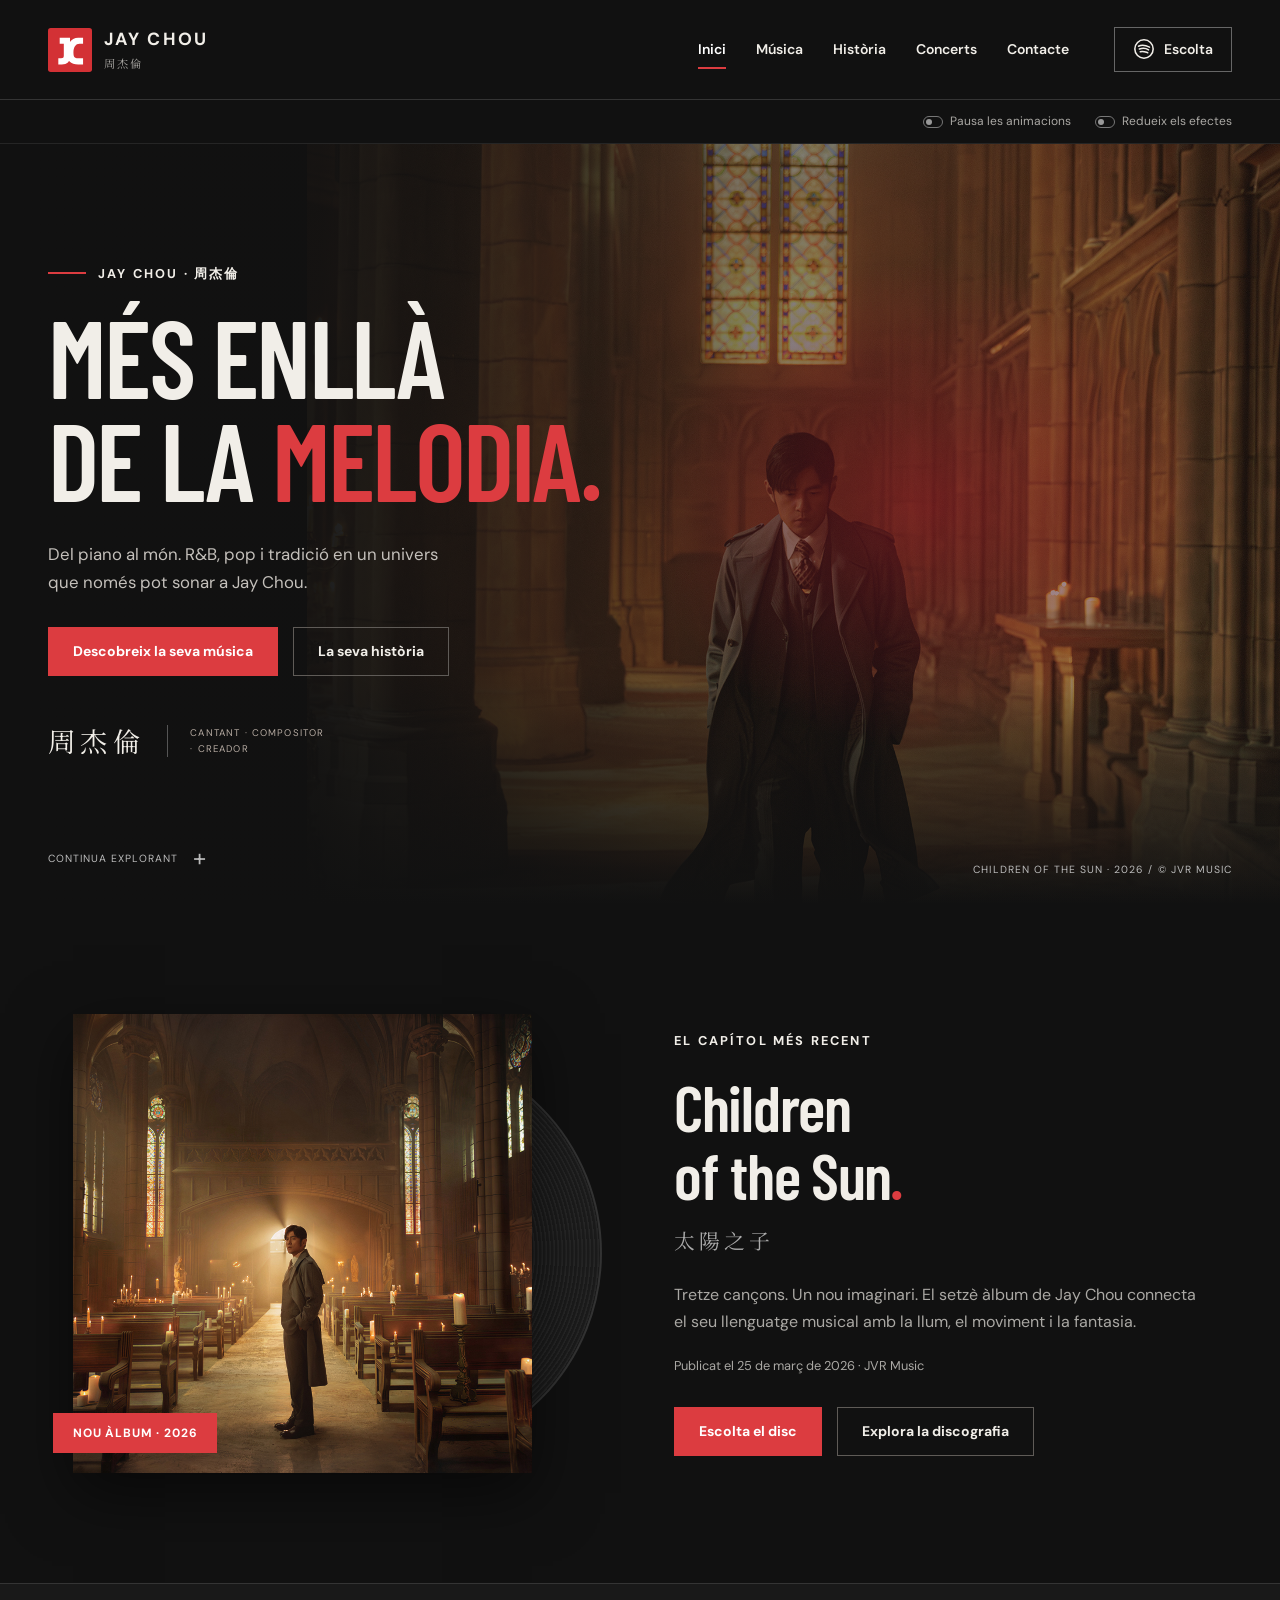
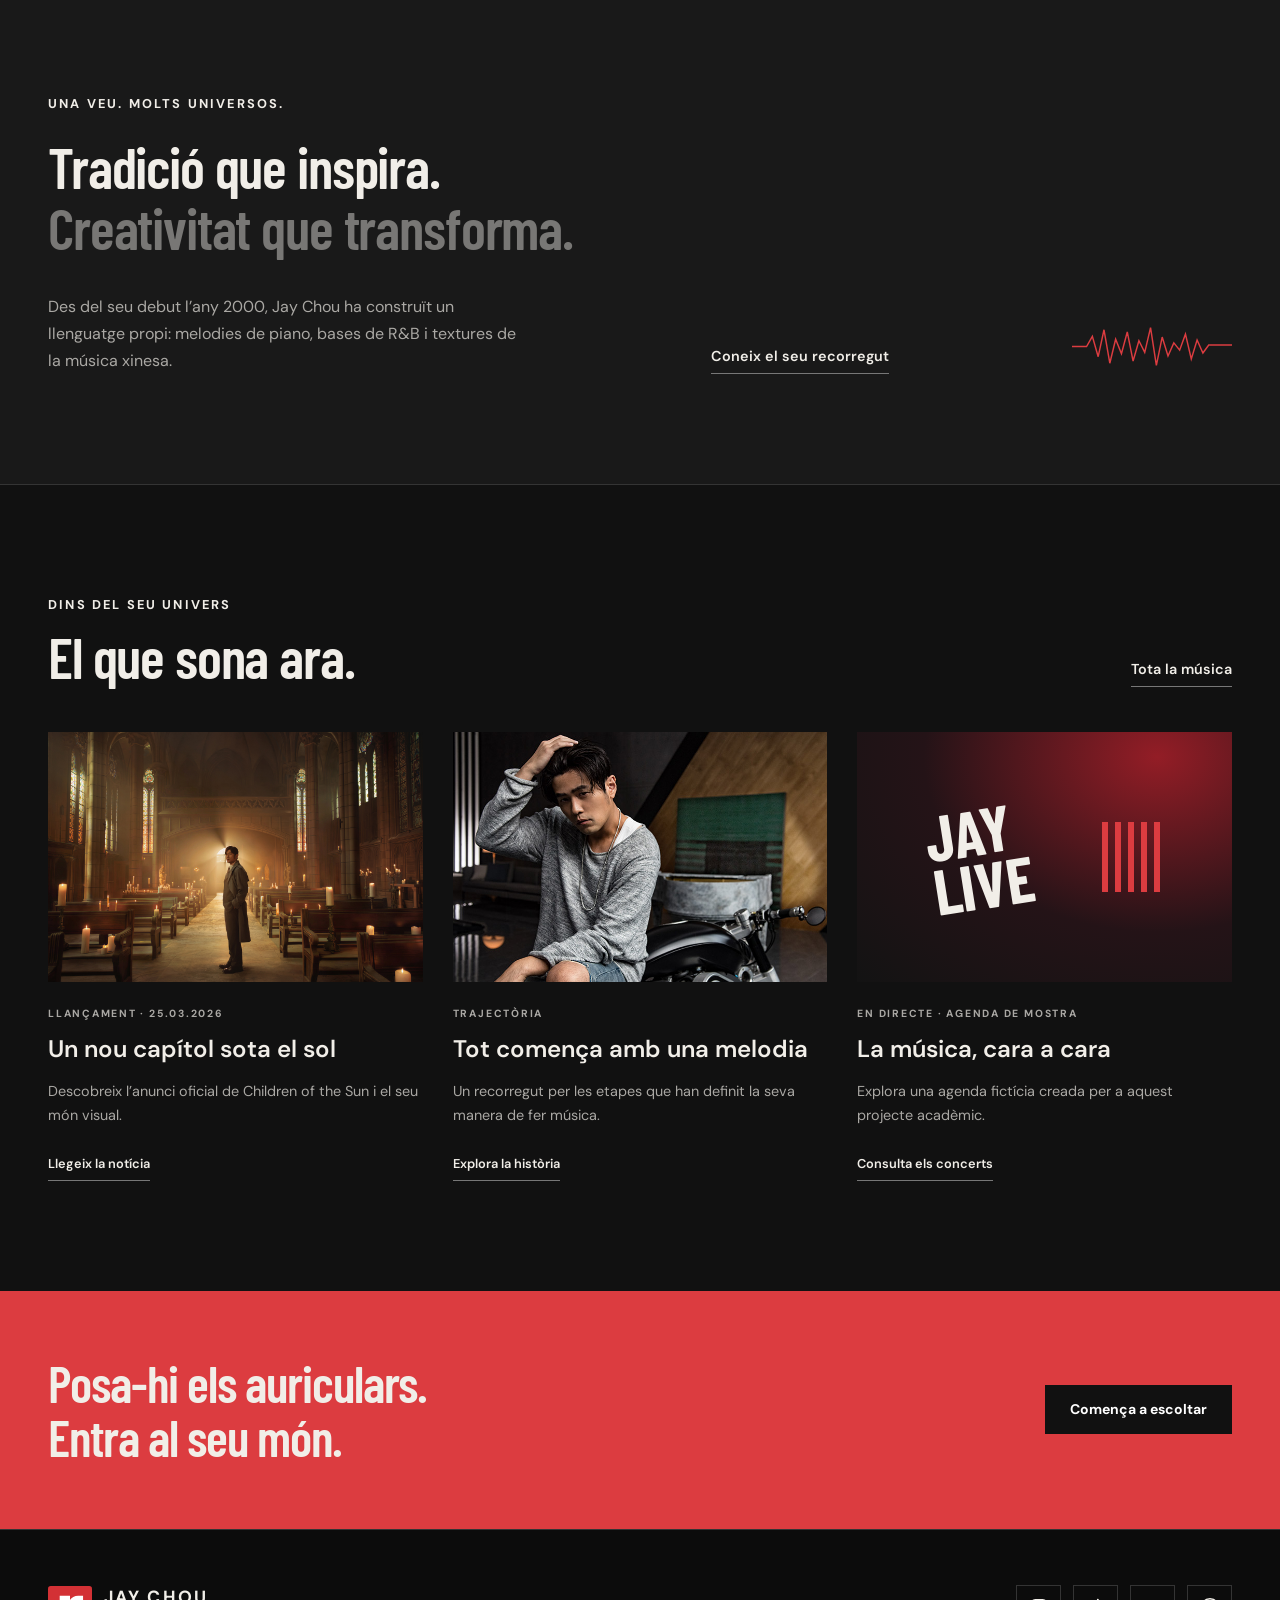
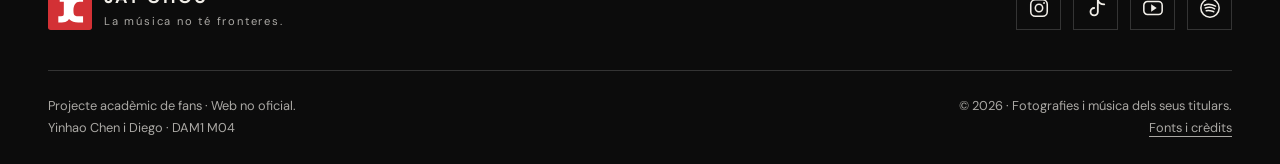
<file: index.html>
<!DOCTYPE html>
<html lang="ca">
<head>
<meta charset="UTF-8">
<meta name="viewport" content="width=device-width, initial-scale=1">
<meta name="description" content="Descobreix inici de Jay Chou: música, història i univers creatiu en català.">
<meta name="theme-color" content="#111111">
<title>Inici · Jay Chou</title>
<link rel="icon" type="image/svg+xml" href="imatges/marca.svg">
<link rel="preconnect" href="https://fonts.googleapis.com">
<link rel="preconnect" href="https://fonts.gstatic.com" crossorigin>
<link href="https://fonts.googleapis.com/css2?family=Barlow+Condensed:wght@500;600;700;800&family=DM+Sans:wght@400;500;600;700&family=Noto+Serif+TC:wght@500;700&display=swap" rel="stylesheet">
<link rel="stylesheet" href="css/base.css?v=1">
<link rel="stylesheet" href="css/pagines.css?v=1">
</head>
<body>
<a class="skip-link" href="#contingut">Salta al contingut</a>
<div class="scroll-progress" aria-hidden="true">
</div>
<header class="site-header">
<a class="brand" href="index.html" aria-label="Jay Chou, inici">
<img src="imatges/marca.svg" width="44" height="44" alt="">
<span>JAY CHOU<small lang="zh-Hant">周杰倫</small>
</span>
</a>
<input class="menu-check visually-hidden" type="checkbox" id="menu-toggle">
<label class="menu-button" for="menu-toggle">
<span class="hamburger" aria-hidden="true">
</span>
<span>Menú</span>
</label>
<nav class="main-nav" aria-label="Navegació principal">
<a href="index.html" aria-current="page">Inici</a>
<a href="musica.html">Música</a>
<a href="historia.html">Història</a>
<a href="concerts.html">Concerts</a>
<a href="contacte.html">Contacte</a>
<a class="nav-listen" href="https://open.spotify.com/artist/2elBjNSdBE2Y3f0j1mjrql" target="_blank" rel="noopener noreferrer">
<svg aria-hidden="true" class="icon">
<use href="imatges/icones.svg#spotify">
</use>
</svg> Escolta</a>
</nav>
</header>
<main id="contingut">
<input type="checkbox" id="pausa" class="motion-pause effect-input">
<input type="checkbox" id="ambient" class="visual-reduce effect-input">
<div class="visual-controls">
<label for="pausa">
<span class="toggle-dot" aria-hidden="true">
</span>Pausa les animacions</label>
<label for="ambient">
<span class="toggle-dot" aria-hidden="true">
</span>Redueix els efectes</label>
</div>
<section class="hero">
<img class="hero-photo" src="imatges/jay-estudi.jpg" alt="Jay Chou en una fotografia promocional de Children of the Sun" width="1800" height="1200" fetchpriority="high">
<div class="hero-glow animated" aria-hidden="true">
</div>
<div class="hero-content wrap">
<p class="eyebrow">
<span class="red-line">
</span> JAY CHOU · 周杰倫</p>
<h1>Més enllà<br>de la <em>melodia.</em>
</h1>
<p>Del piano al món. R&B, pop i tradició en un univers que només pot sonar a Jay Chou.</p>
<div class="button-row">
<a class="button" href="musica.html">Descobreix la seva música</a>
<a class="button button-outline" href="historia.html">La seva història</a>
</div>
<div class="hero-signature">
<span lang="zh-Hant">周杰倫</span>
<small>CANTANT · COMPOSITOR · CREADOR</small>
</div>
</div>
<a class="hero-scroll" href="#nou-disc">Continua explorant <span aria-hidden="true">+</span>
</a>
<span class="hero-caption">CHILDREN OF THE SUN · 2026 / © JVR MUSIC</span>
</section>
<section class="album-feature wrap section-space reveal" id="nou-disc">
<div class="feature-art">
<img src="imatges/children-of-the-sun.jpg" alt="Portada de Children of the Sun: Jay Chou en un escenari d’inspiració gòtica" width="700" height="700" loading="lazy">
<div class="vinyl animated" aria-hidden="true">
<span>JAY<br>CHOU</span>
</div>
<span class="release-label">NOU ÀLBUM · 2026</span>
</div>
<div class="feature-copy">
<p class="eyebrow">El capítol més recent</p>
<h2>Children<br>of the Sun<span class="red-text">.</span>
</h2>
<p class="chinese-subtitle" lang="zh-Hant">太陽之子</p>
<p>Tretze cançons. Un nou imaginari. El setzè àlbum de Jay Chou connecta el seu llenguatge musical amb la llum, el moviment i la fantasia.</p>
<p class="muted">Publicat el 25 de març de 2026 · JVR Music</p>
<div class="button-row">
<a class="button" href="musica.html#reproductor">Escolta el disc</a>
<a class="button button-outline" href="musica.html">Explora la discografia</a>
</div>
</div>
</section>
<section class="statement section-space">
<div class="wrap">
<p class="eyebrow">Una veu. Molts universos.</p>
<h2>Tradició que inspira.<br>
<span>Creativitat que transforma.</span>
</h2>
<div class="statement-bottom">
<p>Des del seu debut l’any 2000, Jay Chou ha construït un llenguatge propi: melodies de piano, bases de R&B i textures de la música xinesa.</p>
<a class="text-link" href="historia.html">Coneix el seu recorregut</a>
<svg class="sound-wave animated" viewBox="0 0 220 60" role="img" aria-label="Ona sonora animada">
<path d="M0 30H20L28 16L36 44L44 7L52 53L60 20L68 40L76 10L84 50L92 22L100 38L108 4L116 56L124 17L132 43L140 25L148 35L156 13L164 47L172 21L180 39L188 28H220"/>
</svg>
</div>
</div>
</section>
<section class="wrap section-space">
<div class="section-heading">
<div>
<p class="eyebrow">Dins del seu univers</p>
<h2>El que sona ara.</h2>
</div>
<a class="text-link" href="musica.html">Tota la música</a>
</div>
<div class="news-list">
<article class="news-card reveal">
<a href="https://www.jvrmusic.com/news/detail/2037135921681403904" target="_blank" rel="noopener noreferrer">
<img src="imatges/children-of-the-sun.jpg" alt="Children of the Sun, nou àlbum de Jay Chou" width="600" height="600" loading="lazy">
<div>
<p class="eyebrow">LLANÇAMENT · 25.03.2026</p>
<h3>Un nou capítol sota el sol</h3>
<p>Descobreix l’anunci oficial de Children of the Sun i el seu món visual.</p>
<span class="text-link">Llegeix la notícia</span>
</div>
</a>
</article>
<article class="news-card reveal">
<a href="historia.html">
<img src="imatges/jay-retrat.jpg" alt="Jay Chou en una imatge de la seva trajectòria discogràfica" width="600" height="600" loading="lazy">
<div>
<p class="eyebrow">TRAJECTÒRIA</p>
<h3>Tot comença amb una melodia</h3>
<p>Un recorregut per les etapes que han definit la seva manera de fer música.</p>
<span class="text-link">Explora la història</span>
</div>
</a>
</article>
<article class="news-card reveal">
<a href="concerts.html">
<div class="concert-art" aria-hidden="true">
<span>JAY<br>LIVE</span>
<div class="equalizer animated">
<i>
</i>
<i>
</i>
<i>
</i>
<i>
</i>
<i>
</i>
</div>
</div>
<div>
<p class="eyebrow">EN DIRECTE · AGENDA DE MOSTRA</p>
<h3>La música, cara a cara</h3>
<p>Explora una agenda fictícia creada per a aquest projecte acadèmic.</p>
<span class="text-link">Consulta els concerts</span>
</div>
</a>
</article>
</div>
</section>
<section class="cta-band">
<div class="wrap">
<h2>Posa-hi els auriculars.<br>Entra al seu món.</h2>
<a class="button" href="musica.html">Comença a escoltar</a>
</div>
</section>
</main>
<footer class="site-footer">
<div class="footer-top">
<a class="brand" href="index.html">
<img src="imatges/marca.svg" width="44" height="44" alt="">
<span>JAY CHOU<small>La música no té fronteres.</small>
</span>
</a>
<div class="socials" aria-label="Xarxes socials">
<a href="https://www.instagram.com/jaychou/" aria-label="Instagram" title="Instagram" target="_blank" rel="noopener noreferrer">
<svg aria-hidden="true" class="icon">
<use href="imatges/icones.svg#instagram">
</use>
</svg>
</a>
<a href="https://www.tiktok.com/search?q=Jay%20Chou" aria-label="TikTok · cerca de Jay Chou" title="TikTok · cerca de Jay Chou" target="_blank" rel="noopener noreferrer">
<svg aria-hidden="true" class="icon">
<use href="imatges/icones.svg#tiktok">
</use>
</svg>
</a>
<a href="https://www.youtube.com/user/JayChouHD" aria-label="YouTube" title="YouTube" target="_blank" rel="noopener noreferrer">
<svg aria-hidden="true" class="icon">
<use href="imatges/icones.svg#youtube">
</use>
</svg>
</a>
<a href="https://open.spotify.com/artist/2elBjNSdBE2Y3f0j1mjrql" aria-label="Spotify" title="Spotify" target="_blank" rel="noopener noreferrer">
<svg aria-hidden="true" class="icon">
<use href="imatges/icones.svg#spotify">
</use>
</svg>
</a>
</div>
</div>
<div class="footer-bottom">
<p>Projecte acadèmic de fans · Web no oficial.<br>Yinhao Chen i Diego · DAM1 M04</p>
<p class="copyright">© 2026 · Fotografies i música dels seus titulars.<br>
<a href="docs/fonts.html">Fonts i crèdits</a>
</p>
</div>
</footer>
</body>
</html>
</file>
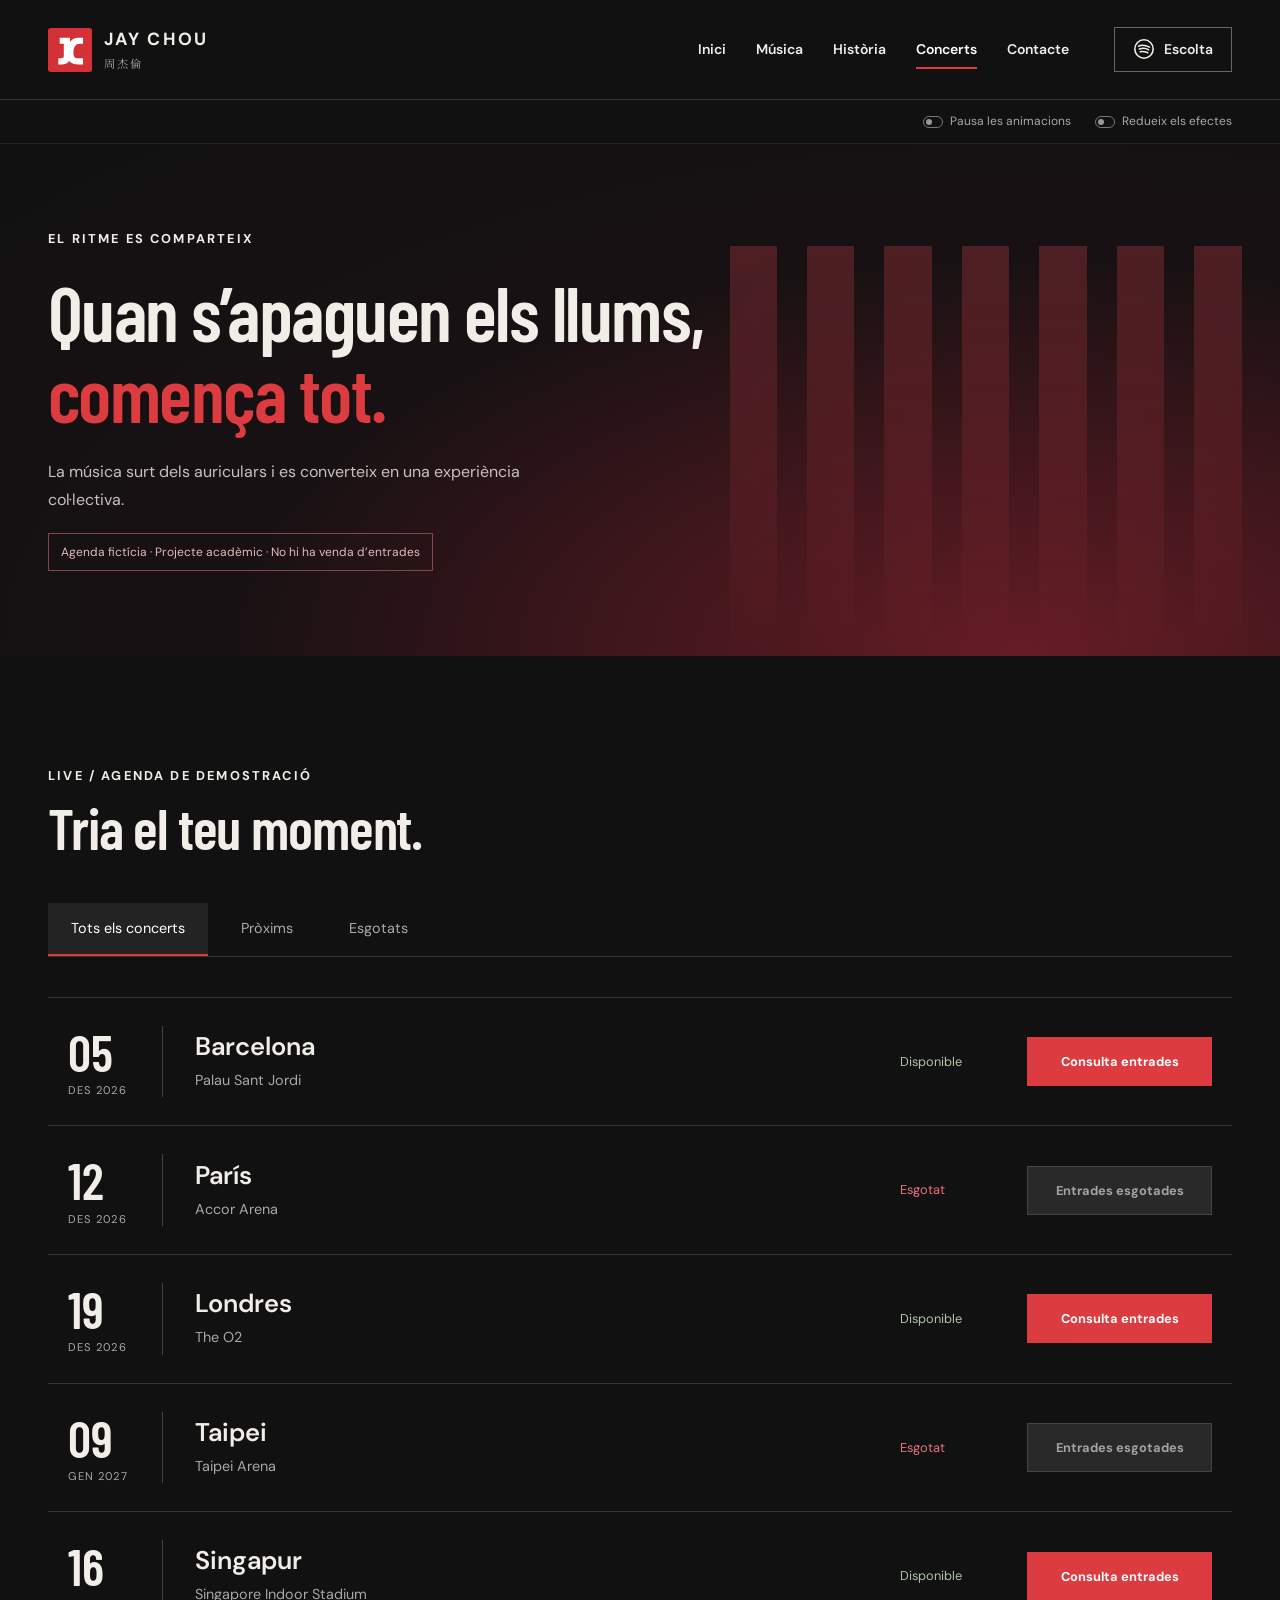
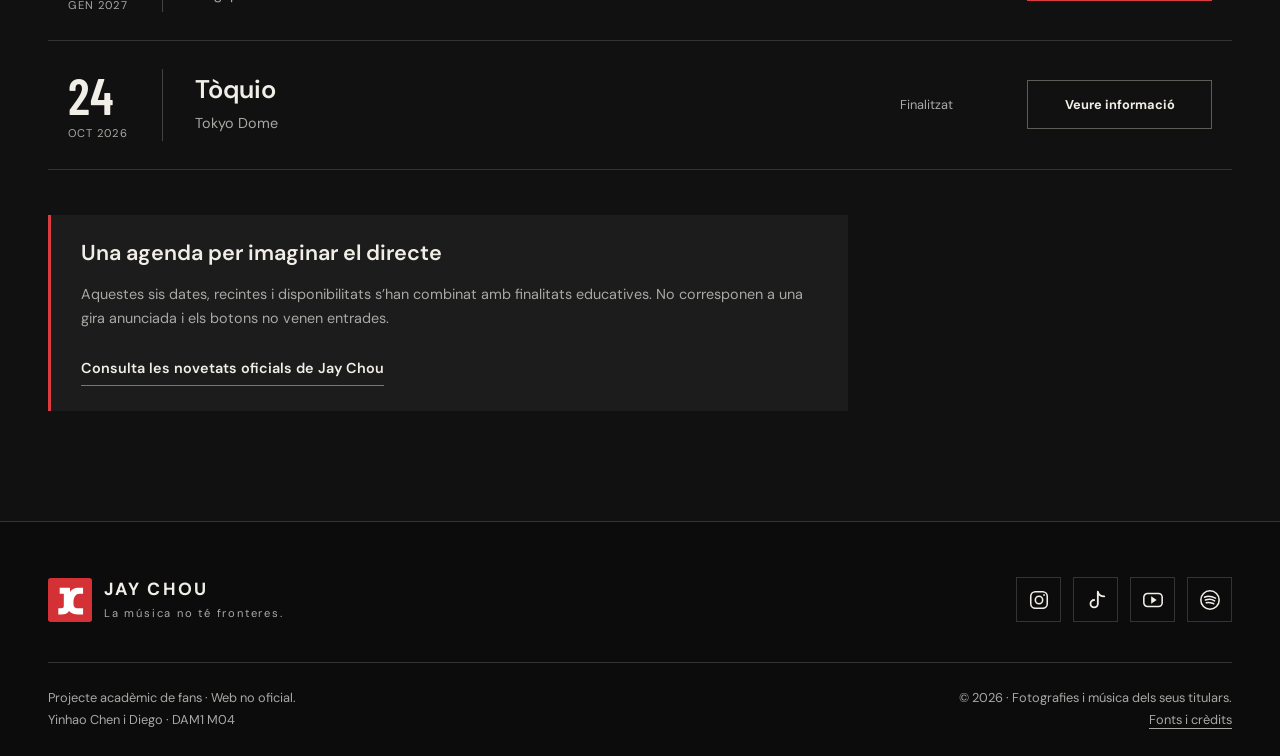
<file: concerts.html>
<!DOCTYPE html>
<html lang="ca">
<head>
<meta charset="UTF-8">
<meta name="viewport" content="width=device-width, initial-scale=1">
<meta name="description" content="Descobreix concerts de Jay Chou: música, història i univers creatiu en català.">
<meta name="theme-color" content="#111111">
<title>Concerts · Jay Chou</title>
<link rel="icon" type="image/svg+xml" href="imatges/marca.svg">
<link rel="preconnect" href="https://fonts.googleapis.com">
<link rel="preconnect" href="https://fonts.gstatic.com" crossorigin>
<link href="https://fonts.googleapis.com/css2?family=Barlow+Condensed:wght@500;600;700;800&family=DM+Sans:wght@400;500;600;700&family=Noto+Serif+TC:wght@500;700&display=swap" rel="stylesheet">
<link rel="stylesheet" href="css/base.css?v=1">
<link rel="stylesheet" href="css/pagines.css?v=1">
</head>
<body>
<a class="skip-link" href="#contingut">Salta al contingut</a>
<div class="scroll-progress" aria-hidden="true">
</div>
<header class="site-header">
<a class="brand" href="index.html" aria-label="Jay Chou, inici">
<img src="imatges/marca.svg" width="44" height="44" alt="">
<span>JAY CHOU<small lang="zh-Hant">周杰倫</small>
</span>
</a>
<input class="menu-check visually-hidden" type="checkbox" id="menu-toggle">
<label class="menu-button" for="menu-toggle">
<span class="hamburger" aria-hidden="true">
</span>
<span>Menú</span>
</label>
<nav class="main-nav" aria-label="Navegació principal">
<a href="index.html">Inici</a>
<a href="musica.html">Música</a>
<a href="historia.html">Història</a>
<a href="concerts.html" aria-current="page">Concerts</a>
<a href="contacte.html">Contacte</a>
<a class="nav-listen" href="https://open.spotify.com/artist/2elBjNSdBE2Y3f0j1mjrql" target="_blank" rel="noopener noreferrer">
<svg aria-hidden="true" class="icon">
<use href="imatges/icones.svg#spotify">
</use>
</svg> Escolta</a>
</nav>
</header>
<main id="contingut">
<input type="checkbox" id="pausa" class="motion-pause effect-input">
<input type="checkbox" id="ambient" class="visual-reduce effect-input">
<div class="visual-controls">
<label for="pausa">
<span class="toggle-dot" aria-hidden="true">
</span>Pausa les animacions</label>
<label for="ambient">
<span class="toggle-dot" aria-hidden="true">
</span>Redueix els efectes</label>
</div>
<section class="concert-hero">
<div class="wrap">
<p class="eyebrow">El ritme es comparteix</p>
<h1>Quan s’apaguen els llums,<br>
<em>comença tot.</em>
</h1>
<p>La música surt dels auriculars i es converteix en una experiència col·lectiva.</p>
<span class="demo-notice">Agenda fictícia · Projecte acadèmic · No hi ha venda d’entrades</span>
</div>
<div class="stage-bars animated" aria-hidden="true">
<span>
</span>
<span>
</span>
<span>
</span>
<span>
</span>
<span>
</span>
<span>
</span>
<span>
</span>
</div>
</section>
<section class="wrap section-space concert-section">
<div class="section-heading">
<div>
<p class="eyebrow">Live / Agenda de demostració</p>
<h2>Tria el teu moment.</h2>
</div>
</div>
<input class="visually-hidden" type="radio" name="concerts" id="filter-all" checked>
<input class="visually-hidden" type="radio" name="concerts" id="filter-next">
<input class="visually-hidden" type="radio" name="concerts" id="filter-sold">
<div class="concert-filters">
<label for="filter-all">Tots els concerts</label>
<label for="filter-next">Pròxims</label>
<label for="filter-sold">Esgotats</label>
</div>
<div class="concert-list">
<article class="concert-row disponible">
<time datetime="2026-12-05" class="concert-date">
<strong>05</strong>
<span>DES 2026</span>
</time>
<div class="concert-location">
<h3>Barcelona</h3>
<p>Palau Sant Jordi</p>
</div>
<span class="ticket-status">Disponible</span>
<a class="button" href="#informacio-entrades">Consulta entrades</a>
</article>
<article class="concert-row esgotat">
<time datetime="2026-12-12" class="concert-date">
<strong>12</strong>
<span>DES 2026</span>
</time>
<div class="concert-location">
<h3>París</h3>
<p>Accor Arena</p>
</div>
<span class="ticket-status">Esgotat</span>
<span class="button ticket-disabled" aria-disabled="true">Entrades esgotades</span>
</article>
<article class="concert-row disponible">
<time datetime="2026-12-19" class="concert-date">
<strong>19</strong>
<span>DES 2026</span>
</time>
<div class="concert-location">
<h3>Londres</h3>
<p>The O2</p>
</div>
<span class="ticket-status">Disponible</span>
<a class="button" href="#informacio-entrades">Consulta entrades</a>
</article>
<article class="concert-row esgotat">
<time datetime="2027-01-09" class="concert-date">
<strong>09</strong>
<span>GEN 2027</span>
</time>
<div class="concert-location">
<h3>Taipei</h3>
<p>Taipei Arena</p>
</div>
<span class="ticket-status">Esgotat</span>
<span class="button ticket-disabled" aria-disabled="true">Entrades esgotades</span>
</article>
<article class="concert-row disponible">
<time datetime="2027-01-16" class="concert-date">
<strong>16</strong>
<span>GEN 2027</span>
</time>
<div class="concert-location">
<h3>Singapur</h3>
<p>Singapore Indoor Stadium</p>
</div>
<span class="ticket-status">Disponible</span>
<a class="button" href="#informacio-entrades">Consulta entrades</a>
</article>
<article class="concert-row passat">
<time datetime="2026-10-24" class="concert-date">
<strong>24</strong>
<span>OCT 2026</span>
</time>
<div class="concert-location">
<h3>Tòquio</h3>
<p>Tokyo Dome</p>
</div>
<span class="ticket-status">Finalitzat</span>
<a class="button button-outline" href="#informacio-entrades">Veure informació</a>
</article>
</div>
<aside class="ticket-info" id="informacio-entrades">
<h3>Una agenda per imaginar el directe</h3>
<p>Aquestes sis dates, recintes i disponibilitats s’han combinat amb finalitats educatives. No corresponen a una gira anunciada i els botons no venen entrades.</p>
<a class="text-link" href="https://www.jvrmusic.com/artist/profile/1150822038412333056" target="_blank" rel="noopener noreferrer">Consulta les novetats oficials de Jay Chou</a>
</aside>
</section>
</main>
<footer class="site-footer">
<div class="footer-top">
<a class="brand" href="index.html">
<img src="imatges/marca.svg" width="44" height="44" alt="">
<span>JAY CHOU<small>La música no té fronteres.</small>
</span>
</a>
<div class="socials" aria-label="Xarxes socials">
<a href="https://www.instagram.com/jaychou/" aria-label="Instagram" title="Instagram" target="_blank" rel="noopener noreferrer">
<svg aria-hidden="true" class="icon">
<use href="imatges/icones.svg#instagram">
</use>
</svg>
</a>
<a href="https://www.tiktok.com/search?q=Jay%20Chou" aria-label="TikTok · cerca de Jay Chou" title="TikTok · cerca de Jay Chou" target="_blank" rel="noopener noreferrer">
<svg aria-hidden="true" class="icon">
<use href="imatges/icones.svg#tiktok">
</use>
</svg>
</a>
<a href="https://www.youtube.com/user/JayChouHD" aria-label="YouTube" title="YouTube" target="_blank" rel="noopener noreferrer">
<svg aria-hidden="true" class="icon">
<use href="imatges/icones.svg#youtube">
</use>
</svg>
</a>
<a href="https://open.spotify.com/artist/2elBjNSdBE2Y3f0j1mjrql" aria-label="Spotify" title="Spotify" target="_blank" rel="noopener noreferrer">
<svg aria-hidden="true" class="icon">
<use href="imatges/icones.svg#spotify">
</use>
</svg>
</a>
</div>
</div>
<div class="footer-bottom">
<p>Projecte acadèmic de fans · Web no oficial.<br>Yinhao Chen i Diego · DAM1 M04</p>
<p class="copyright">© 2026 · Fotografies i música dels seus titulars.<br>
<a href="docs/fonts.html">Fonts i crèdits</a>
</p>
</div>
</footer>
</body>
</html>
</file>
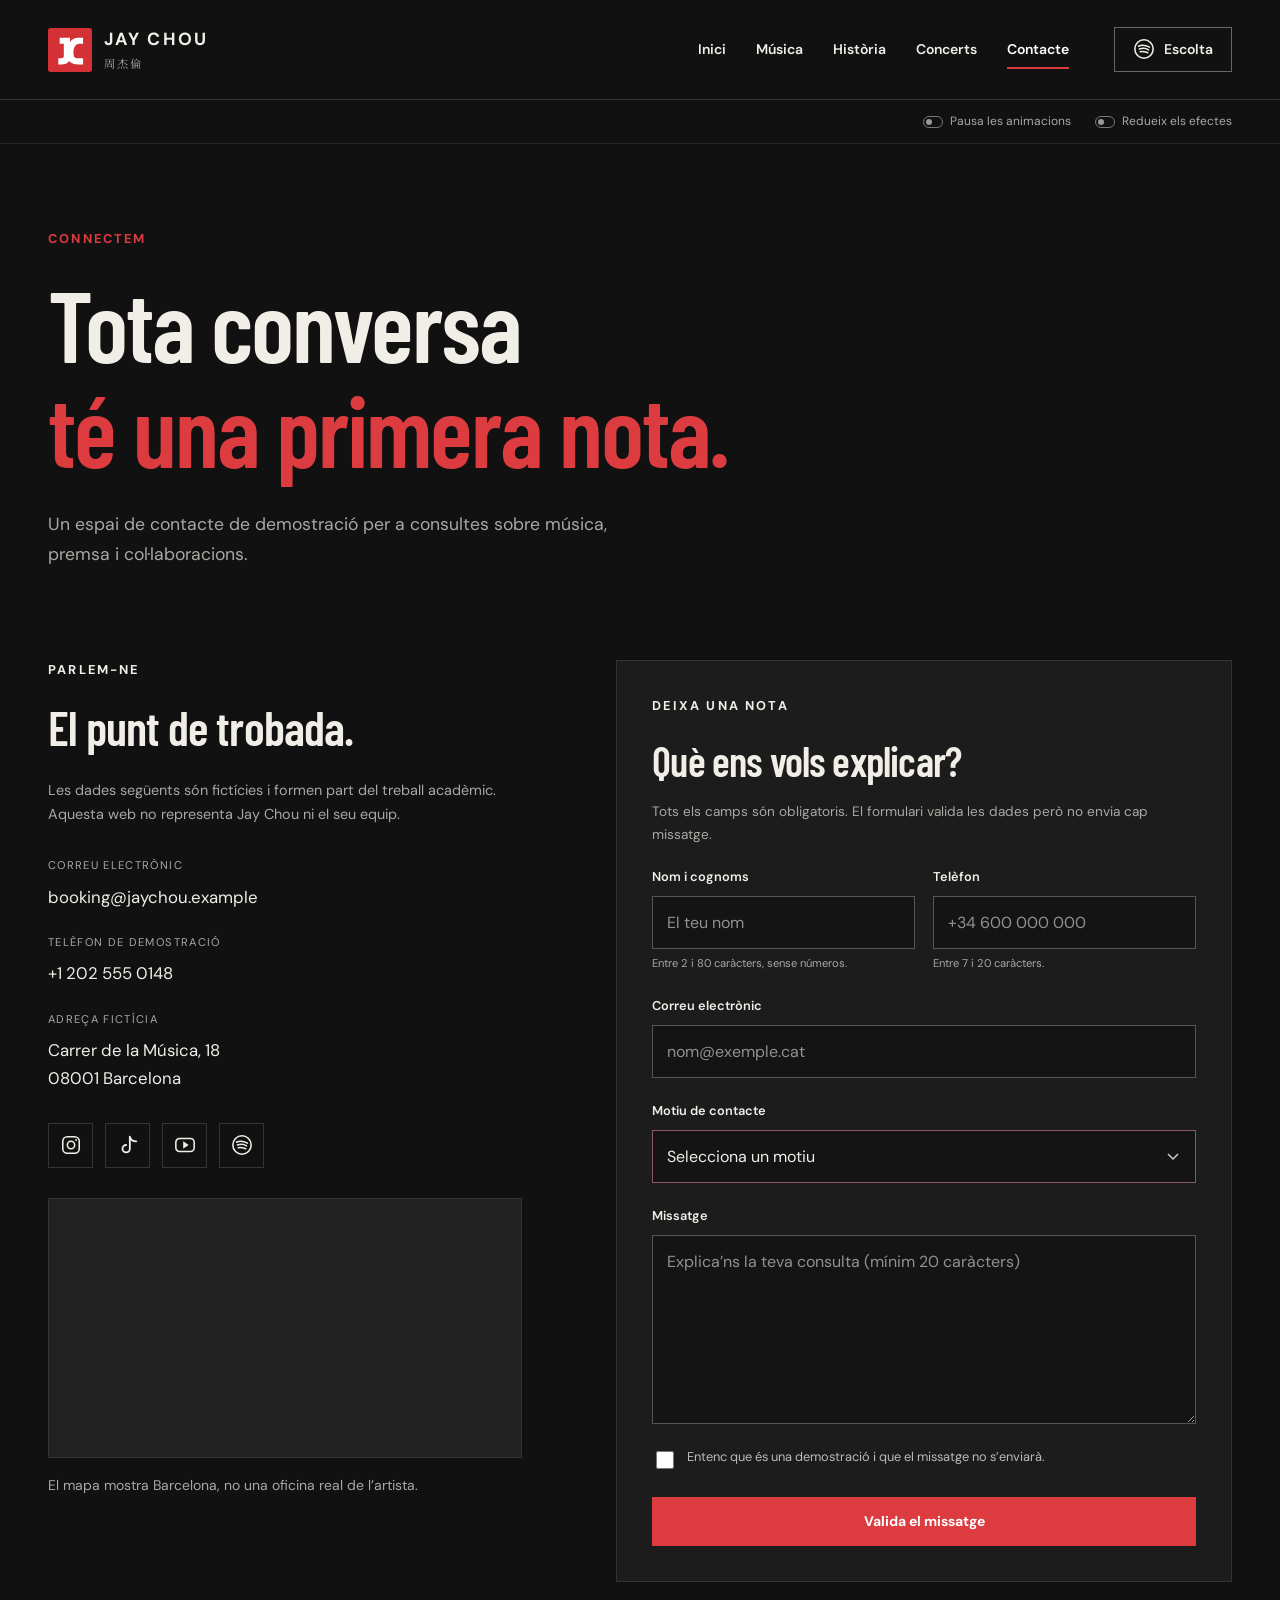
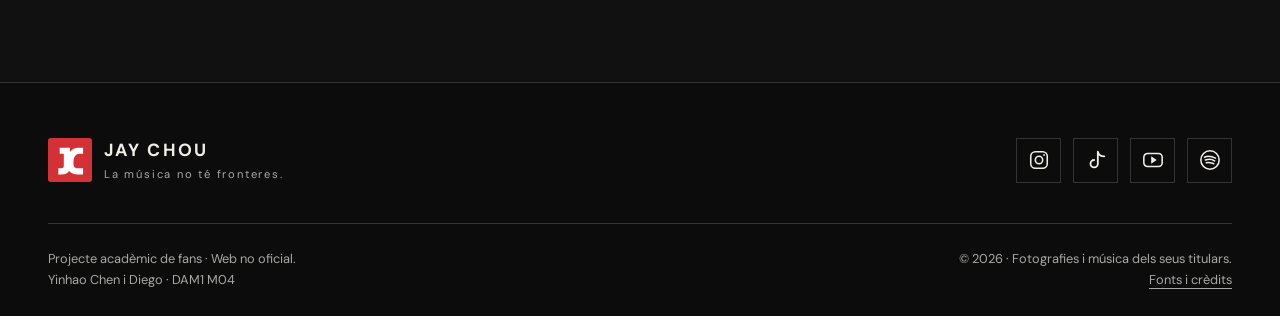
<file: contacte.html>
<!DOCTYPE html>
<html lang="ca">
<head>
<meta charset="UTF-8">
<meta name="viewport" content="width=device-width, initial-scale=1">
<meta name="description" content="Descobreix contacte de Jay Chou: música, història i univers creatiu en català.">
<meta name="theme-color" content="#111111">
<title>Contacte · Jay Chou</title>
<link rel="icon" type="image/svg+xml" href="imatges/marca.svg">
<link rel="preconnect" href="https://fonts.googleapis.com">
<link rel="preconnect" href="https://fonts.gstatic.com" crossorigin>
<link href="https://fonts.googleapis.com/css2?family=Barlow+Condensed:wght@500;600;700;800&family=DM+Sans:wght@400;500;600;700&family=Noto+Serif+TC:wght@500;700&display=swap" rel="stylesheet">
<link rel="stylesheet" href="css/base.css?v=1">
<link rel="stylesheet" href="css/pagines.css?v=1">
</head>
<body>
<a class="skip-link" href="#contingut">Salta al contingut</a>
<div class="scroll-progress" aria-hidden="true">
</div>
<header class="site-header">
<a class="brand" href="index.html" aria-label="Jay Chou, inici">
<img src="imatges/marca.svg" width="44" height="44" alt="">
<span>JAY CHOU<small lang="zh-Hant">周杰倫</small>
</span>
</a>
<input class="menu-check visually-hidden" type="checkbox" id="menu-toggle">
<label class="menu-button" for="menu-toggle">
<span class="hamburger" aria-hidden="true">
</span>
<span>Menú</span>
</label>
<nav class="main-nav" aria-label="Navegació principal">
<a href="index.html">Inici</a>
<a href="musica.html">Música</a>
<a href="historia.html">Història</a>
<a href="concerts.html">Concerts</a>
<a href="contacte.html" aria-current="page">Contacte</a>
<a class="nav-listen" href="https://open.spotify.com/artist/2elBjNSdBE2Y3f0j1mjrql" target="_blank" rel="noopener noreferrer">
<svg aria-hidden="true" class="icon">
<use href="imatges/icones.svg#spotify">
</use>
</svg> Escolta</a>
</nav>
</header>
<main id="contingut">
<input type="checkbox" id="pausa" class="motion-pause effect-input">
<input type="checkbox" id="ambient" class="visual-reduce effect-input">
<div class="visual-controls">
<label for="pausa">
<span class="toggle-dot" aria-hidden="true">
</span>Pausa les animacions</label>
<label for="ambient">
<span class="toggle-dot" aria-hidden="true">
</span>Redueix els efectes</label>
</div>
<section class="page-intro wrap">
<p class="eyebrow">Connectem</p>
<h1>Tota conversa<br>
<em>té una primera nota.</em>
</h1>
<p class="intro-copy">Un espai de contacte de demostració per a consultes sobre música, premsa i col·laboracions.</p>
</section>
<section class="wrap contact-layout">
<div class="contact-details">
<p class="eyebrow">Parlem-ne</p>
<h2>El punt de trobada.</h2>
<p class="contact-note">Les dades següents són fictícies i formen part del treball acadèmic. Aquesta web no representa Jay Chou ni el seu equip.</p>
<dl>
<div>
<dt>Correu electrònic</dt>
<dd>
<a href="mailto:booking@jaychou.example">booking@jaychou.example</a>
</dd>
</div>
<div>
<dt>Telèfon de demostració</dt>
<dd>
<a href="tel:+12025550148">+1 202 555 0148</a>
</dd>
</div>
<div>
<dt>Adreça fictícia</dt>
<dd>Carrer de la Música, 18<br>08001 Barcelona</dd>
</div>
</dl>
<div class="contact-socials">
<a href="https://www.instagram.com/jaychou/" aria-label="Instagram" target="_blank" rel="noopener noreferrer">
<svg aria-hidden="true" class="icon">
<use href="imatges/icones.svg#instagram">
</use>
</svg>
</a>
<a href="https://www.tiktok.com/search?q=Jay%20Chou" aria-label="TikTok · cerca de Jay Chou" target="_blank" rel="noopener noreferrer">
<svg aria-hidden="true" class="icon">
<use href="imatges/icones.svg#tiktok">
</use>
</svg>
</a>
<a href="https://www.youtube.com/user/JayChouHD" aria-label="YouTube" target="_blank" rel="noopener noreferrer">
<svg aria-hidden="true" class="icon">
<use href="imatges/icones.svg#youtube">
</use>
</svg>
</a>
<a href="https://open.spotify.com/artist/2elBjNSdBE2Y3f0j1mjrql" aria-label="Spotify" target="_blank" rel="noopener noreferrer">
<svg aria-hidden="true" class="icon">
<use href="imatges/icones.svg#spotify">
</use>
</svg>
</a>
</div>
<iframe class="map" src="https://maps.google.com/maps?q=Barcelona&amp;output=embed" width="100%" height="260" loading="lazy" title="Mapa de Barcelona: ubicació orientativa del contacte fictici" referrerpolicy="no-referrer-when-downgrade">
</iframe>
<p class="small-note">El mapa mostra Barcelona, no una oficina real de l’artista.</p>
</div>
<div class="form-card" id="formulari">
<p class="eyebrow">Deixa una nota</p>
<h2>Què ens vols explicar?</h2>
<p class="muted">Tots els camps són obligatoris. El formulari valida les dades però no envia cap missatge.</p>
<form action="#confirmacio" method="get">
<div class="form-row">
<div class="field">
<label for="nom">Nom i cognoms</label>
<input id="nom" type="text" required minlength="2" maxlength="80" pattern="[^0-9&lt;&gt;]{2,80}" autocomplete="name" placeholder="El teu nom">
<small>Entre 2 i 80 caràcters, sense números.</small>
</div>
<div class="field">
<label for="telefon">Telèfon</label>
<input id="telefon" type="tel" required pattern="\+?[0-9\s]{7,20}" autocomplete="tel" placeholder="+34 600 000 000">
<small>Entre 7 i 20 caràcters.</small>
</div>
</div>
<div class="field">
<label for="correu">Correu electrònic</label>
<input id="correu" type="email" required autocomplete="email" placeholder="nom@exemple.cat">
</div>
<div class="field">
<label for="motiu">Motiu de contacte</label>
<select id="motiu" required>
<option value="">Selecciona un motiu</option>
<option value="musica">Música i discografia</option>
<option value="premsa">Premsa</option>
<option value="collaboracions">Col·laboracions</option>
<option value="altres">Altres consultes</option>
</select>
</div>
<div class="field">
<label for="missatge">Missatge</label>
<textarea id="missatge" rows="6" required minlength="20" maxlength="2000" placeholder="Explica’ns la teva consulta (mínim 20 caràcters)">
</textarea>
</div>
<div class="consent">
<input id="demo" type="checkbox" required>
<label for="demo">Entenc que és una demostració i que el missatge no s’enviarà.</label>
</div>
<button class="button" type="submit">Valida el missatge</button>
</form>
<div class="form-confirmation" id="confirmacio" role="status">
<h3>Camps validats correctament</h3>
<p>És una demostració: no s’ha enviat ni desat el missatge.</p>
<a href="#formulari">Torna al formulari</a>
</div>
</div>
</section>
</main>
<footer class="site-footer">
<div class="footer-top">
<a class="brand" href="index.html">
<img src="imatges/marca.svg" width="44" height="44" alt="">
<span>JAY CHOU<small>La música no té fronteres.</small>
</span>
</a>
<div class="socials" aria-label="Xarxes socials">
<a href="https://www.instagram.com/jaychou/" aria-label="Instagram" title="Instagram" target="_blank" rel="noopener noreferrer">
<svg aria-hidden="true" class="icon">
<use href="imatges/icones.svg#instagram">
</use>
</svg>
</a>
<a href="https://www.tiktok.com/search?q=Jay%20Chou" aria-label="TikTok · cerca de Jay Chou" title="TikTok · cerca de Jay Chou" target="_blank" rel="noopener noreferrer">
<svg aria-hidden="true" class="icon">
<use href="imatges/icones.svg#tiktok">
</use>
</svg>
</a>
<a href="https://www.youtube.com/user/JayChouHD" aria-label="YouTube" title="YouTube" target="_blank" rel="noopener noreferrer">
<svg aria-hidden="true" class="icon">
<use href="imatges/icones.svg#youtube">
</use>
</svg>
</a>
<a href="https://open.spotify.com/artist/2elBjNSdBE2Y3f0j1mjrql" aria-label="Spotify" title="Spotify" target="_blank" rel="noopener noreferrer">
<svg aria-hidden="true" class="icon">
<use href="imatges/icones.svg#spotify">
</use>
</svg>
</a>
</div>
</div>
<div class="footer-bottom">
<p>Projecte acadèmic de fans · Web no oficial.<br>Yinhao Chen i Diego · DAM1 M04</p>
<p class="copyright">© 2026 · Fotografies i música dels seus titulars.<br>
<a href="docs/fonts.html">Fonts i crèdits</a>
</p>
</div>
</footer>
</body>
</html>
</file>
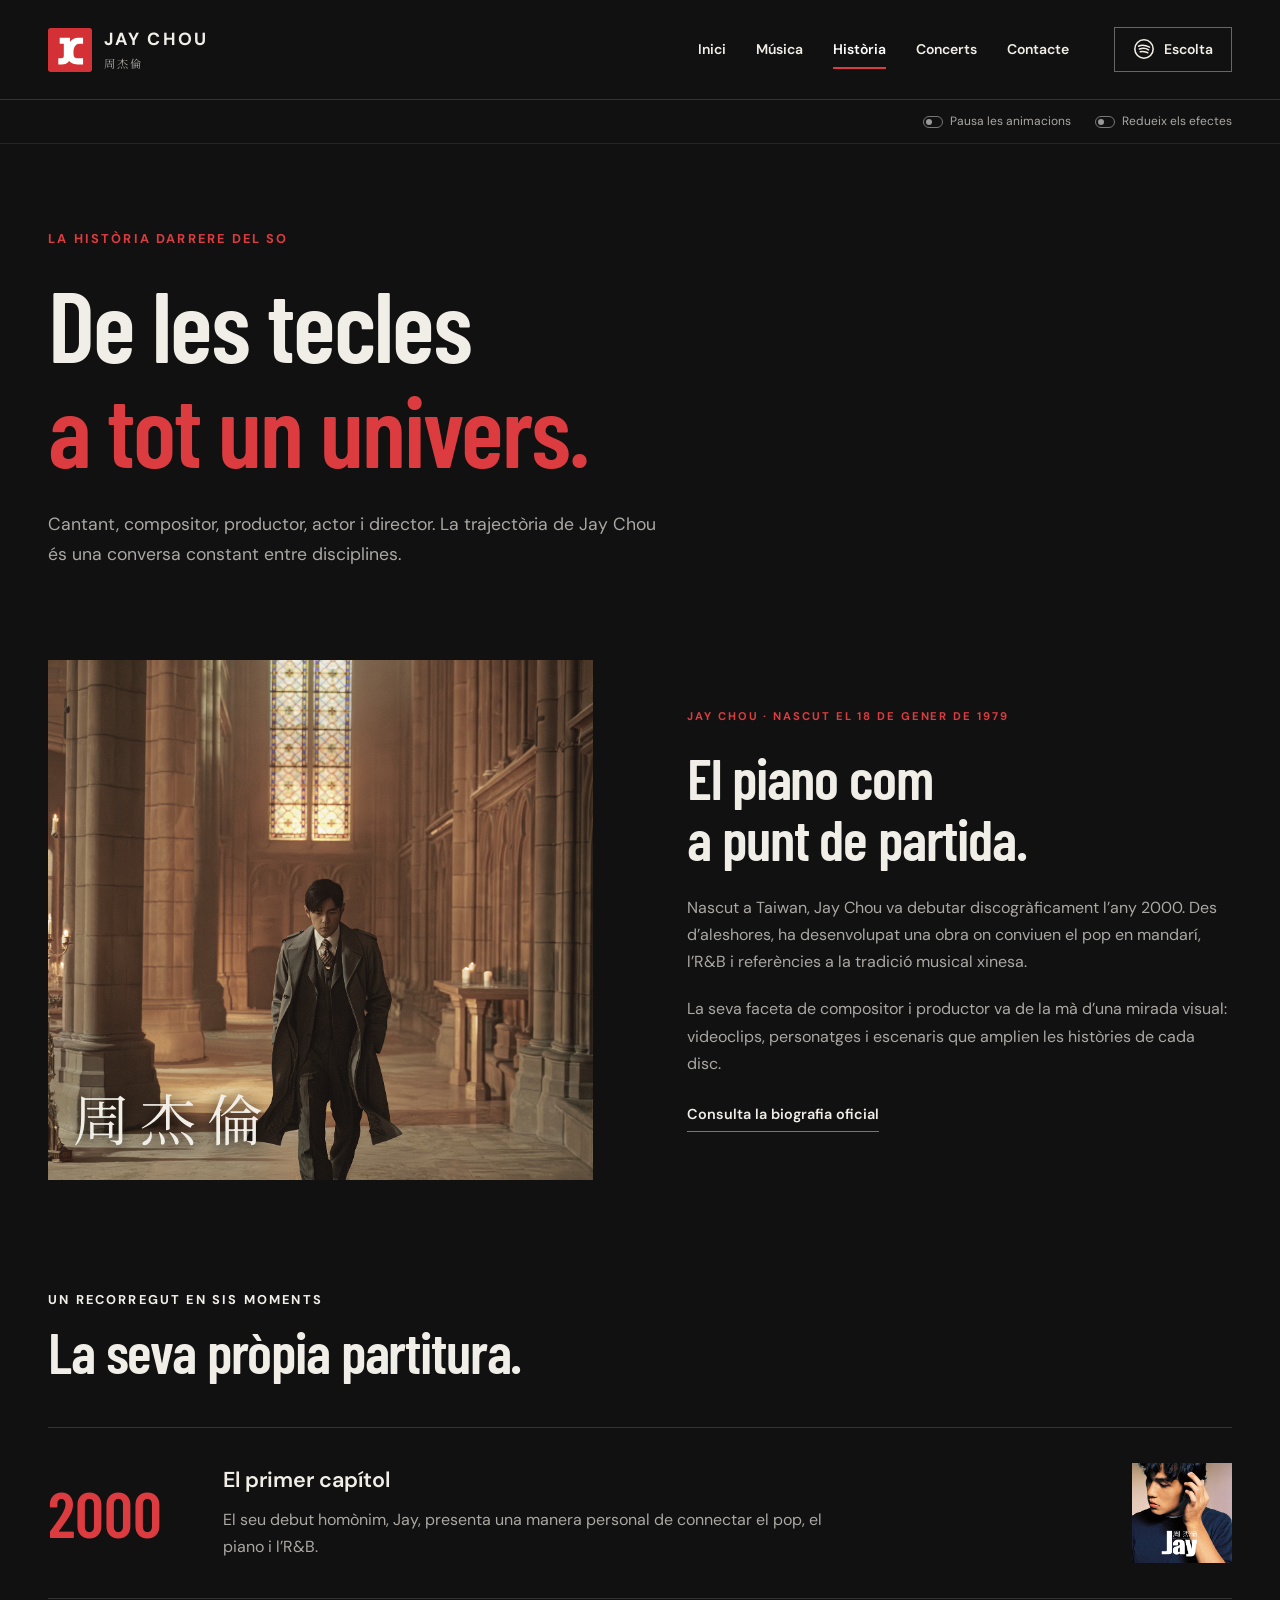
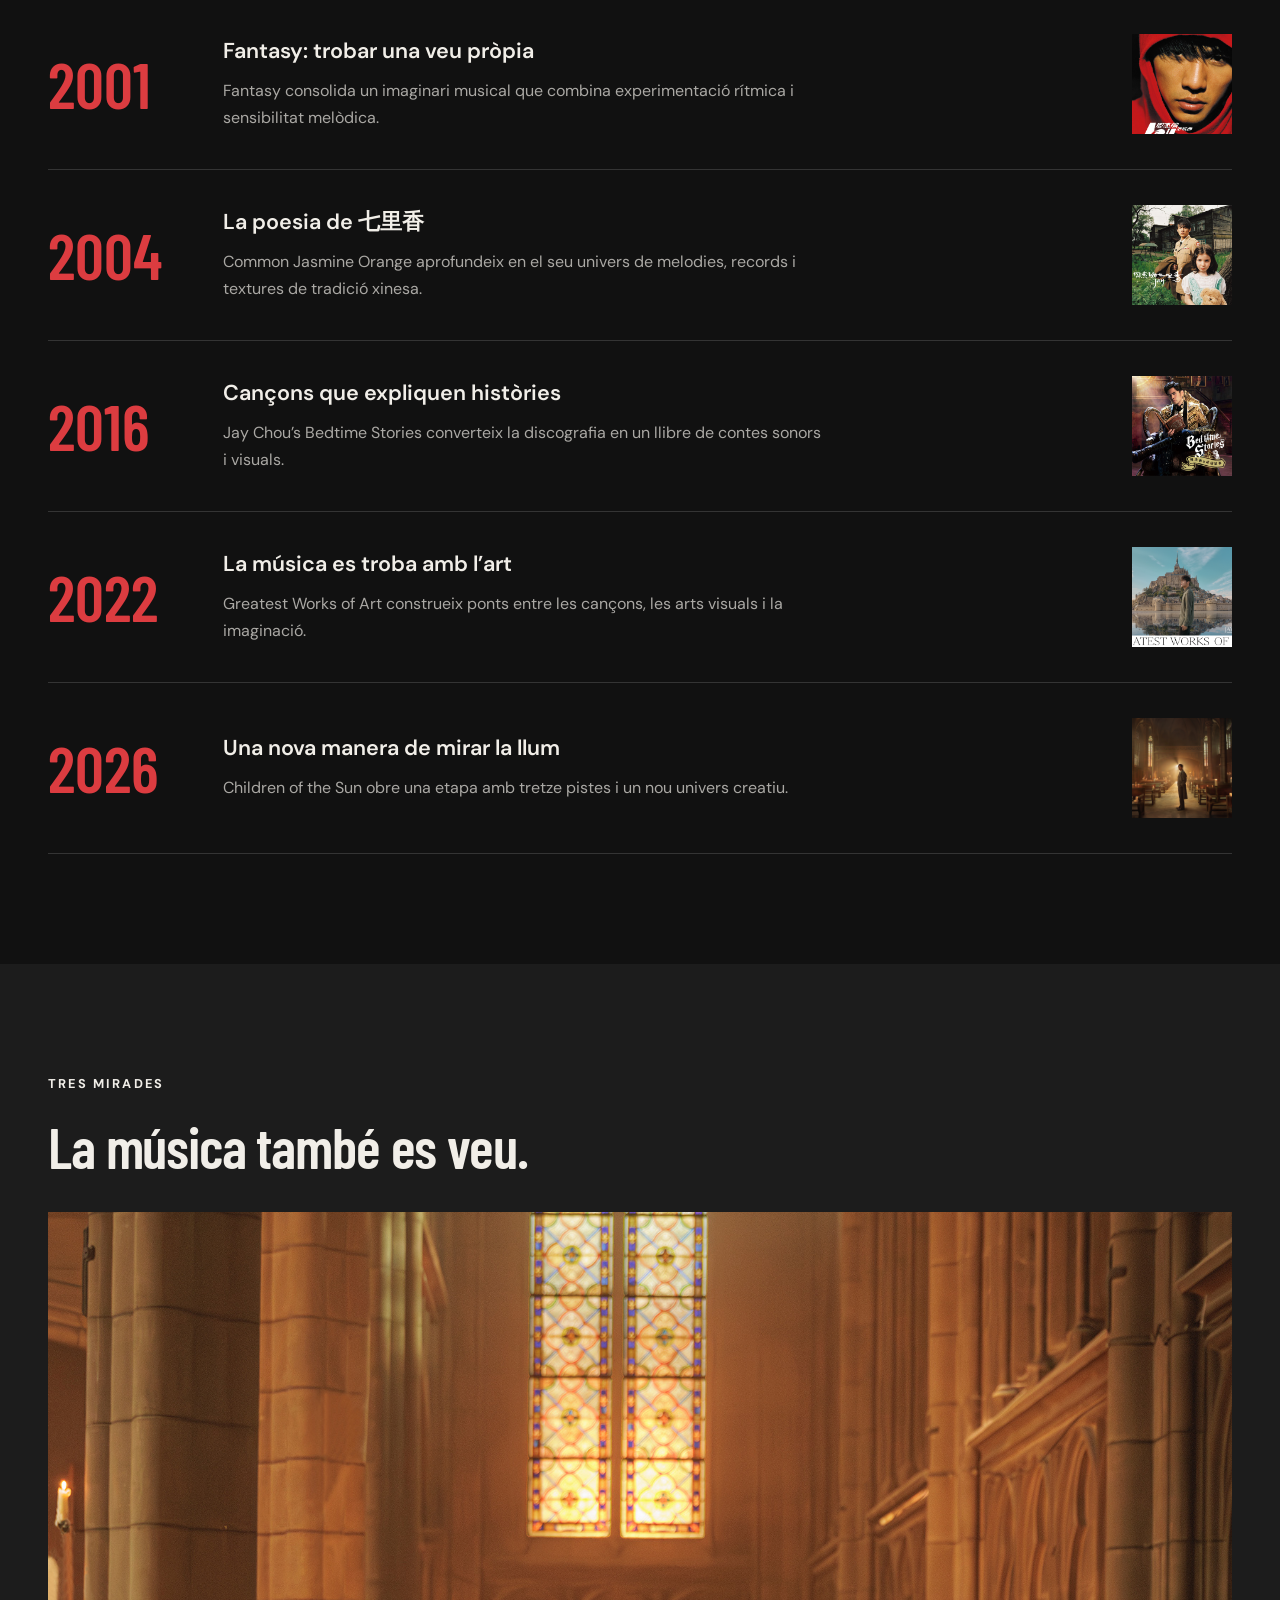
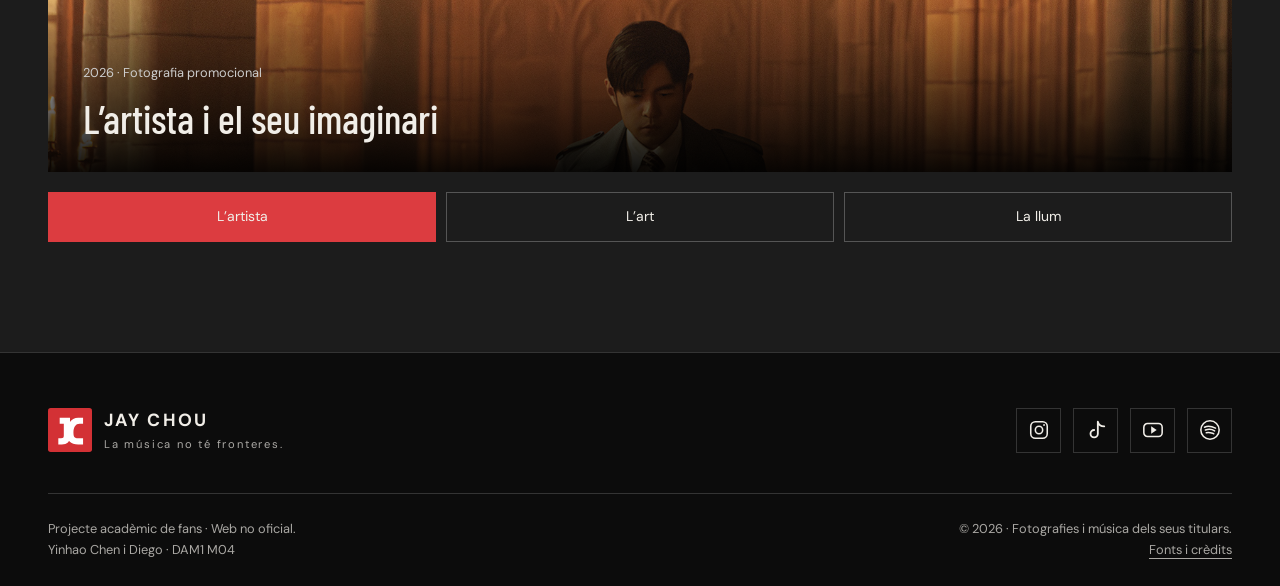
<file: historia.html>
<!DOCTYPE html>
<html lang="ca">
<head>
<meta charset="UTF-8">
<meta name="viewport" content="width=device-width, initial-scale=1">
<meta name="description" content="Descobreix història de Jay Chou: música, història i univers creatiu en català.">
<meta name="theme-color" content="#111111">
<title>Història · Jay Chou</title>
<link rel="icon" type="image/svg+xml" href="imatges/marca.svg">
<link rel="preconnect" href="https://fonts.googleapis.com">
<link rel="preconnect" href="https://fonts.gstatic.com" crossorigin>
<link href="https://fonts.googleapis.com/css2?family=Barlow+Condensed:wght@500;600;700;800&family=DM+Sans:wght@400;500;600;700&family=Noto+Serif+TC:wght@500;700&display=swap" rel="stylesheet">
<link rel="stylesheet" href="css/base.css?v=1">
<link rel="stylesheet" href="css/pagines.css?v=1">
</head>
<body>
<a class="skip-link" href="#contingut">Salta al contingut</a>
<div class="scroll-progress" aria-hidden="true">
</div>
<header class="site-header">
<a class="brand" href="index.html" aria-label="Jay Chou, inici">
<img src="imatges/marca.svg" width="44" height="44" alt="">
<span>JAY CHOU<small lang="zh-Hant">周杰倫</small>
</span>
</a>
<input class="menu-check visually-hidden" type="checkbox" id="menu-toggle">
<label class="menu-button" for="menu-toggle">
<span class="hamburger" aria-hidden="true">
</span>
<span>Menú</span>
</label>
<nav class="main-nav" aria-label="Navegació principal">
<a href="index.html">Inici</a>
<a href="musica.html">Música</a>
<a href="historia.html" aria-current="page">Història</a>
<a href="concerts.html">Concerts</a>
<a href="contacte.html">Contacte</a>
<a class="nav-listen" href="https://open.spotify.com/artist/2elBjNSdBE2Y3f0j1mjrql" target="_blank" rel="noopener noreferrer">
<svg aria-hidden="true" class="icon">
<use href="imatges/icones.svg#spotify">
</use>
</svg> Escolta</a>
</nav>
</header>
<main id="contingut">
<input type="checkbox" id="pausa" class="motion-pause effect-input">
<input type="checkbox" id="ambient" class="visual-reduce effect-input">
<div class="visual-controls">
<label for="pausa">
<span class="toggle-dot" aria-hidden="true">
</span>Pausa les animacions</label>
<label for="ambient">
<span class="toggle-dot" aria-hidden="true">
</span>Redueix els efectes</label>
</div>
<section class="page-intro wrap">
<p class="eyebrow">La història darrere del so</p>
<h1>De les tecles<br>
<em>a tot un univers.</em>
</h1>
<p class="intro-copy">Cantant, compositor, productor, actor i director. La trajectòria de Jay Chou és una conversa constant entre disciplines.</p>
</section>
<section class="bio-section wrap">
<div class="bio-photo">
<img src="imatges/jay-estudi.jpg" width="1000" height="800" alt="Jay Chou, artista taiwanès i creador de Children of the Sun">
<span lang="zh-Hant">周杰倫</span>
</div>
<div class="bio-copy">
<p class="eyebrow">Jay Chou · nascut el 18 de gener de 1979</p>
<h2>El piano com<br>a punt de partida.</h2>
<p>Nascut a Taiwan, Jay Chou va debutar discogràficament l’any 2000. Des d’aleshores, ha desenvolupat una obra on conviuen el pop en mandarí, l’R&B i referències a la tradició musical xinesa.</p>
<p>La seva faceta de compositor i productor va de la mà d’una mirada visual: videoclips, personatges i escenaris que amplien les històries de cada disc.</p>
<a class="text-link" href="https://www.jvrmusic.com/artist/profile/1150822038412333056" target="_blank" rel="noopener noreferrer">Consulta la biografia oficial</a>
</div>
</section>
<section class="wrap section-space timeline-section">
<div class="section-heading">
<div>
<p class="eyebrow">Un recorregut en sis moments</p>
<h2>La seva pròpia partitura.</h2>
</div>
</div>
<ol class="timeline">
<li class="timeline-item reveal">
<span class="timeline-year">2000</span>
<div class="timeline-copy">
<h3>El primer capítol</h3>
<p>El seu debut homònim, Jay, presenta una manera personal de connectar el pop, el piano i l’R&B.</p>
</div>
<img src="imatges/jay-2000.jpg" width="150" height="150" loading="lazy" alt="Portada de Jay, àlbum de debut del 2000">
</li>
<li class="timeline-item reveal">
<span class="timeline-year">2001</span>
<div class="timeline-copy">
<h3>Fantasy: trobar una veu pròpia</h3>
<p>Fantasy consolida un imaginari musical que combina experimentació rítmica i sensibilitat melòdica.</p>
</div>
<img src="imatges/fantasy.jpg" width="150" height="150" loading="lazy" alt="Portada de Fantasy, àlbum del 2001">
</li>
<li class="timeline-item reveal">
<span class="timeline-year">2004</span>
<div class="timeline-copy">
<h3>La poesia de 七里香</h3>
<p>Common Jasmine Orange aprofundeix en el seu univers de melodies, records i textures de tradició xinesa.</p>
</div>
<img src="imatges/common-jasmine.jpg" width="150" height="150" loading="lazy" alt="Imatge relacionada amb la poesia de 七里香">
</li>
<li class="timeline-item reveal">
<span class="timeline-year">2016</span>
<div class="timeline-copy">
<h3>Cançons que expliquen històries</h3>
<p>Jay Chou’s Bedtime Stories converteix la discografia en un llibre de contes sonors i visuals.</p>
</div>
<img src="imatges/bedtime-stories.jpg" width="150" height="150" loading="lazy" alt="Imatge relacionada amb cançons que expliquen històries">
</li>
<li class="timeline-item reveal">
<span class="timeline-year">2022</span>
<div class="timeline-copy">
<h3>La música es troba amb l’art</h3>
<p>Greatest Works of Art construeix ponts entre les cançons, les arts visuals i la imaginació.</p>
</div>
<img src="imatges/greatest-works.jpg" width="150" height="150" loading="lazy" alt="Imatge relacionada amb la música es troba amb l’art">
</li>
<li class="timeline-item reveal">
<span class="timeline-year">2026</span>
<div class="timeline-copy">
<h3>Una nova manera de mirar la llum</h3>
<p>Children of the Sun obre una etapa amb tretze pistes i un nou univers creatiu.</p>
</div>
<img src="imatges/children-of-the-sun.jpg" width="150" height="150" loading="lazy" alt="Imatge relacionada amb una nova manera de mirar la llum">
</li>
</ol>
</section>
<section class="gallery-section section-space">
<div class="wrap">
<p class="eyebrow">Tres mirades</p>
<h2>La música també es veu.</h2>
<div class="carousel">
<input class="visually-hidden" type="radio" id="slide-1" name="galeria" checked>
<input class="visually-hidden" type="radio" id="slide-2" name="galeria">
<input class="visually-hidden" type="radio" id="slide-3" name="galeria">
<div class="carousel-window">
<div class="carousel-track">
<figure>
<img src="imatges/jay-estudi.jpg" alt="Fotografia promocional de Jay Chou per a Children of the Sun" width="1200" height="800" loading="lazy">
<figcaption>
<span>2026 · Fotografia promocional</span>
<strong>L’artista i el seu imaginari</strong>
</figcaption>
</figure>
<figure>
<img src="imatges/greatest-works.jpg" alt="Portada artística de Greatest Works of Art" width="900" height="900" loading="lazy">
<figcaption>
<span>2022 · Greatest Works of Art</span>
<strong>Quan el so es converteix en imatge</strong>
</figcaption>
</figure>
<figure>
<img src="imatges/children-of-the-sun.jpg" alt="Escenografia de la portada de Children of the Sun" width="900" height="900" loading="lazy">
<figcaption>
<span>2026 · Children of the Sun</span>
<strong>Un nou capítol sota el sol</strong>
</figcaption>
</figure>
</div>
</div>
<div class="carousel-controls">
<label for="slide-1">L’artista</label>
<label for="slide-2">L’art</label>
<label for="slide-3">La llum</label>
</div>
</div>
</div>
</section>
</main>
<footer class="site-footer">
<div class="footer-top">
<a class="brand" href="index.html">
<img src="imatges/marca.svg" width="44" height="44" alt="">
<span>JAY CHOU<small>La música no té fronteres.</small>
</span>
</a>
<div class="socials" aria-label="Xarxes socials">
<a href="https://www.instagram.com/jaychou/" aria-label="Instagram" title="Instagram" target="_blank" rel="noopener noreferrer">
<svg aria-hidden="true" class="icon">
<use href="imatges/icones.svg#instagram">
</use>
</svg>
</a>
<a href="https://www.tiktok.com/search?q=Jay%20Chou" aria-label="TikTok · cerca de Jay Chou" title="TikTok · cerca de Jay Chou" target="_blank" rel="noopener noreferrer">
<svg aria-hidden="true" class="icon">
<use href="imatges/icones.svg#tiktok">
</use>
</svg>
</a>
<a href="https://www.youtube.com/user/JayChouHD" aria-label="YouTube" title="YouTube" target="_blank" rel="noopener noreferrer">
<svg aria-hidden="true" class="icon">
<use href="imatges/icones.svg#youtube">
</use>
</svg>
</a>
<a href="https://open.spotify.com/artist/2elBjNSdBE2Y3f0j1mjrql" aria-label="Spotify" title="Spotify" target="_blank" rel="noopener noreferrer">
<svg aria-hidden="true" class="icon">
<use href="imatges/icones.svg#spotify">
</use>
</svg>
</a>
</div>
</div>
<div class="footer-bottom">
<p>Projecte acadèmic de fans · Web no oficial.<br>Yinhao Chen i Diego · DAM1 M04</p>
<p class="copyright">© 2026 · Fotografies i música dels seus titulars.<br>
<a href="docs/fonts.html">Fonts i crèdits</a>
</p>
</div>
</footer>
</body>
</html>
</file>
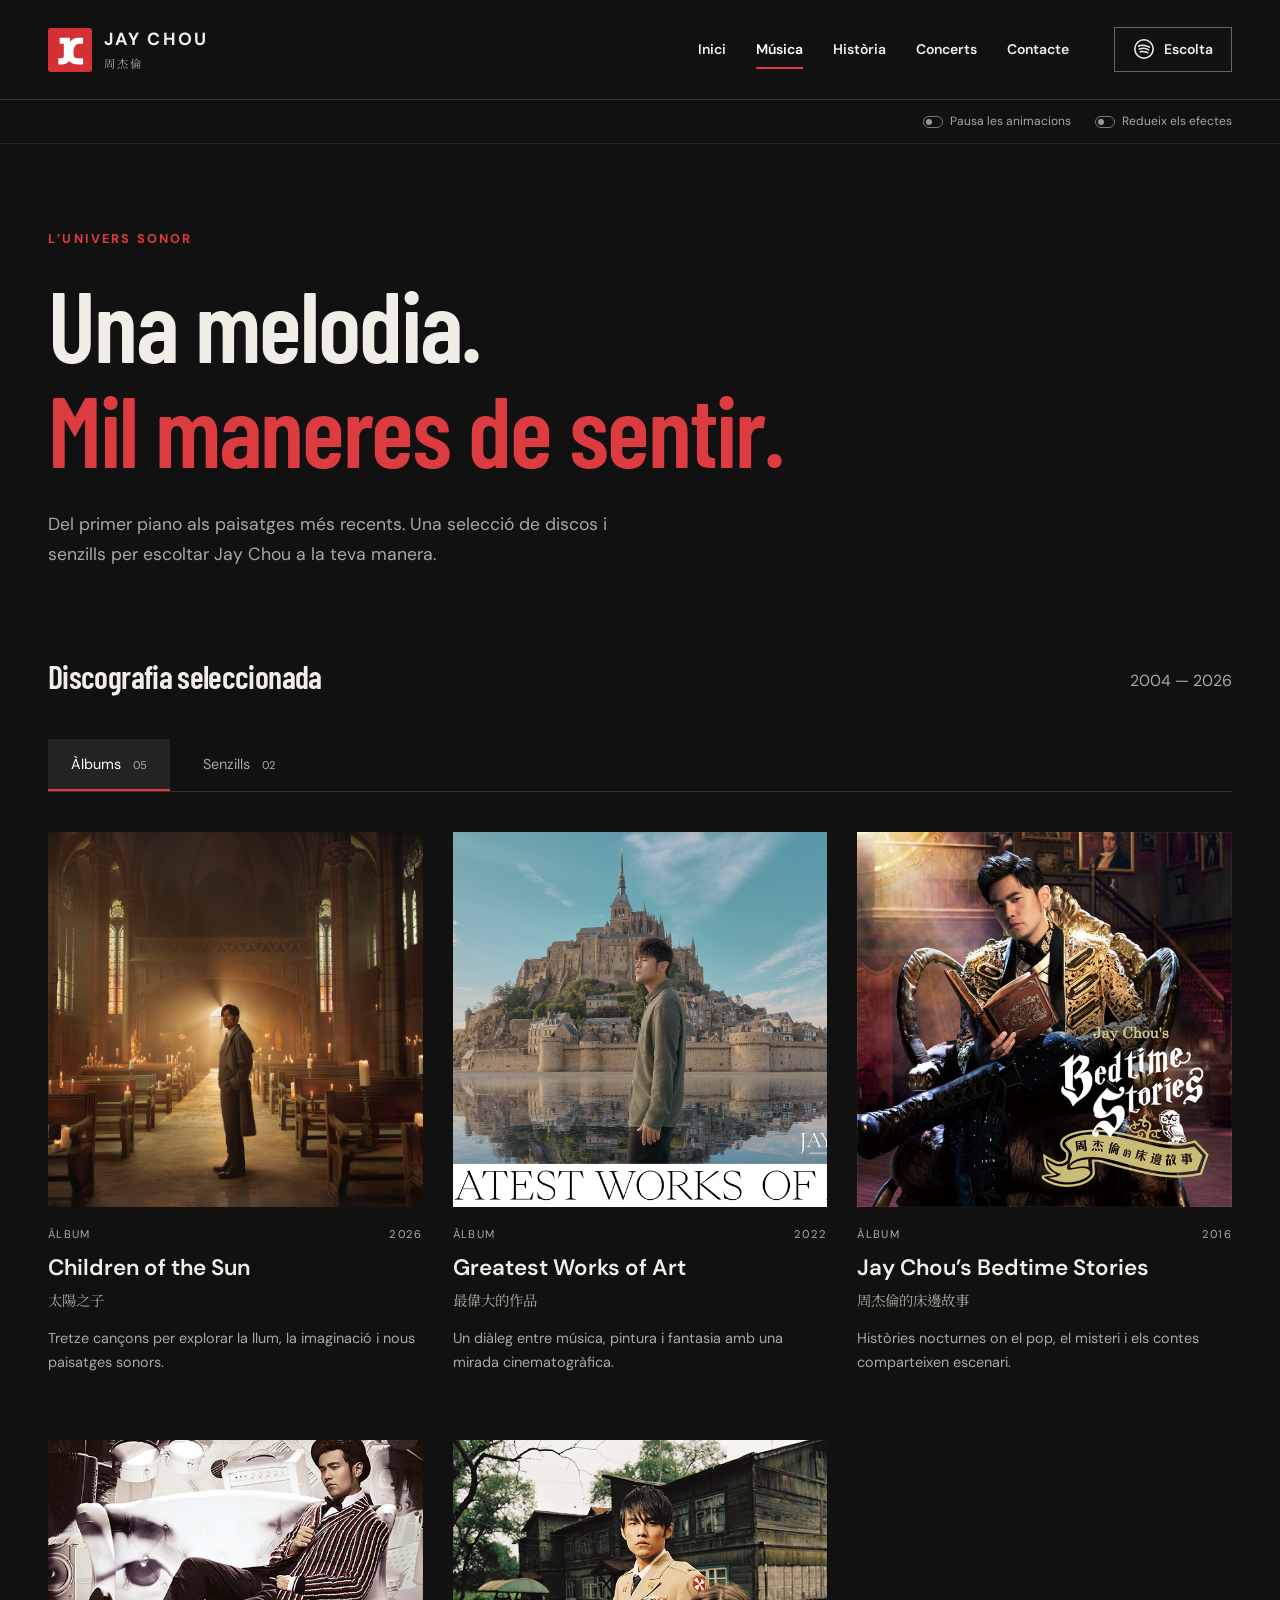
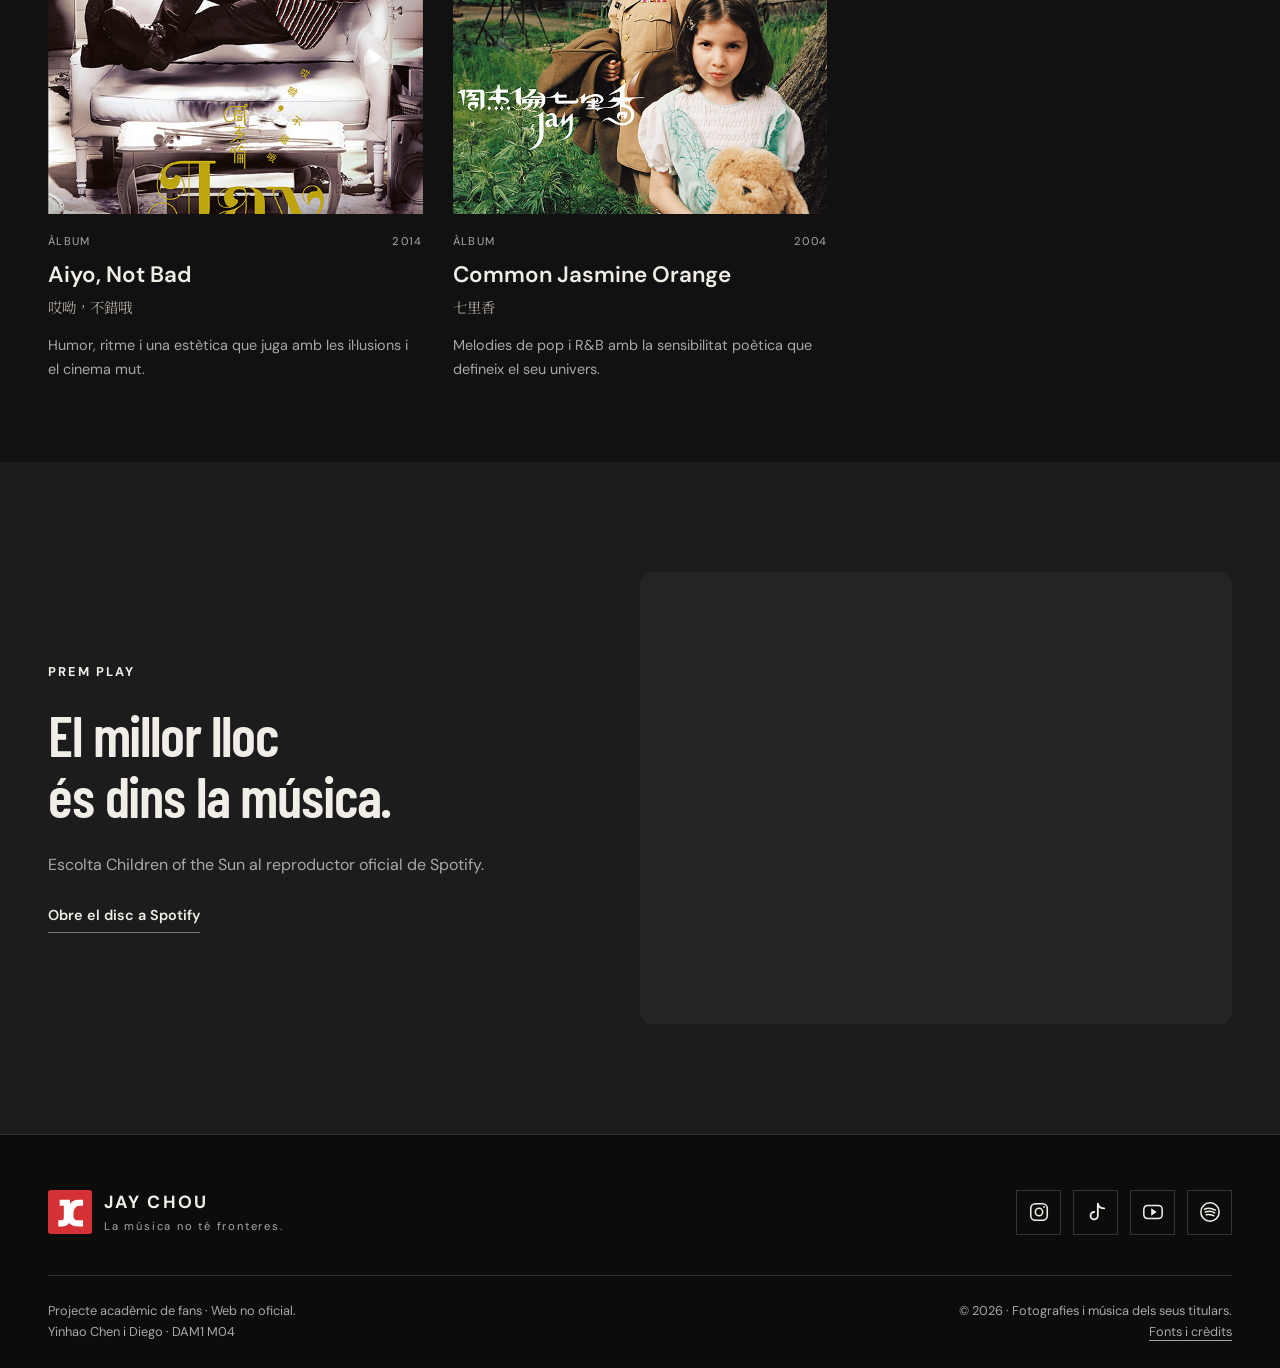
<file: musica.html>
<!DOCTYPE html>
<html lang="ca">
<head>
<meta charset="UTF-8">
<meta name="viewport" content="width=device-width, initial-scale=1">
<meta name="description" content="Descobreix música de Jay Chou: música, història i univers creatiu en català.">
<meta name="theme-color" content="#111111">
<title>Música · Jay Chou</title>
<link rel="icon" type="image/svg+xml" href="imatges/marca.svg">
<link rel="preconnect" href="https://fonts.googleapis.com">
<link rel="preconnect" href="https://fonts.gstatic.com" crossorigin>
<link href="https://fonts.googleapis.com/css2?family=Barlow+Condensed:wght@500;600;700;800&family=DM+Sans:wght@400;500;600;700&family=Noto+Serif+TC:wght@500;700&display=swap" rel="stylesheet">
<link rel="stylesheet" href="css/base.css?v=1">
<link rel="stylesheet" href="css/pagines.css?v=1">
</head>
<body>
<a class="skip-link" href="#contingut">Salta al contingut</a>
<div class="scroll-progress" aria-hidden="true">
</div>
<header class="site-header">
<a class="brand" href="index.html" aria-label="Jay Chou, inici">
<img src="imatges/marca.svg" width="44" height="44" alt="">
<span>JAY CHOU<small lang="zh-Hant">周杰倫</small>
</span>
</a>
<input class="menu-check visually-hidden" type="checkbox" id="menu-toggle">
<label class="menu-button" for="menu-toggle">
<span class="hamburger" aria-hidden="true">
</span>
<span>Menú</span>
</label>
<nav class="main-nav" aria-label="Navegació principal">
<a href="index.html">Inici</a>
<a href="musica.html" aria-current="page">Música</a>
<a href="historia.html">Història</a>
<a href="concerts.html">Concerts</a>
<a href="contacte.html">Contacte</a>
<a class="nav-listen" href="https://open.spotify.com/artist/2elBjNSdBE2Y3f0j1mjrql" target="_blank" rel="noopener noreferrer">
<svg aria-hidden="true" class="icon">
<use href="imatges/icones.svg#spotify">
</use>
</svg> Escolta</a>
</nav>
</header>
<main id="contingut">
<input type="checkbox" id="pausa" class="motion-pause effect-input">
<input type="checkbox" id="ambient" class="visual-reduce effect-input">
<div class="visual-controls">
<label for="pausa">
<span class="toggle-dot" aria-hidden="true">
</span>Pausa les animacions</label>
<label for="ambient">
<span class="toggle-dot" aria-hidden="true">
</span>Redueix els efectes</label>
</div>
<section class="page-intro wrap">
<p class="eyebrow">L’univers sonor</p>
<h1>Una melodia.<br>
<em>Mil maneres de sentir.</em>
</h1>
<p class="intro-copy">Del primer piano als paisatges més recents. Una selecció de discos i senzills per escoltar Jay Chou a la teva manera.</p>
</section>
<section class="wrap discography" aria-labelledby="discografia-title">
<div class="section-heading">
<h2 id="discografia-title">Discografia seleccionada</h2>
<span class="muted">2004 — 2026</span>
</div>
<input class="filter-input visually-hidden" type="radio" name="discografia" id="tab-albums" checked>
<input class="filter-input visually-hidden" type="radio" name="discografia" id="tab-singles">
<div class="tab-controls">
<label for="tab-albums">Àlbums <span>05</span>
</label>
<label for="tab-singles">Senzills <span>02</span>
</label>
</div>
<div class="album-panel albums-panel">
<div class="album-list">
<article class="album-card">
<a class="album-art" href="https://www.jvrmusic.com/artist/gallery/detail/2037128764168736768?type=album" target="_blank" rel="noopener noreferrer">
<img src="imatges/children-of-the-sun.jpg" alt="Portada de Children of the Sun" width="600" height="600" loading="lazy">
<span class="art-action">Veure l’àlbum <svg aria-hidden="true" class="icon">
<use href="imatges/icones.svg#music">
</use>
</svg>
</span>
</a>
<div class="album-meta">
<span>ÀLBUM</span>
<span>2026</span>
</div>
<h3>Children of the Sun</h3>
<p class="chinese-title" lang="zh-Hant">太陽之子</p>
<p>Tretze cançons per explorar la llum, la imaginació i nous paisatges sonors.</p>
</article>
<article class="album-card">
<a class="album-art" href="https://www.jvrmusic.com/artist/gallery/detail/1551833317039542272?type=album" target="_blank" rel="noopener noreferrer">
<img src="imatges/greatest-works.jpg" alt="Portada de Greatest Works of Art" width="600" height="600" loading="lazy">
<span class="art-action">Veure l’àlbum <svg aria-hidden="true" class="icon">
<use href="imatges/icones.svg#music">
</use>
</svg>
</span>
</a>
<div class="album-meta">
<span>ÀLBUM</span>
<span>2022</span>
</div>
<h3>Greatest Works of Art</h3>
<p class="chinese-title" lang="zh-Hant">最偉大的作品</p>
<p>Un diàleg entre música, pintura i fantasia amb una mirada cinematogràfica.</p>
</article>
<article class="album-card">
<a class="album-art" href="https://www.jvrmusic.com/artist/gallery/detail/1150824720824930304?type=album" target="_blank" rel="noopener noreferrer">
<img src="imatges/bedtime-stories.jpg" alt="Portada de Jay Chou’s Bedtime Stories" width="600" height="600" loading="lazy">
<span class="art-action">Veure l’àlbum <svg aria-hidden="true" class="icon">
<use href="imatges/icones.svg#music">
</use>
</svg>
</span>
</a>
<div class="album-meta">
<span>ÀLBUM</span>
<span>2016</span>
</div>
<h3>Jay Chou’s Bedtime Stories</h3>
<p class="chinese-title" lang="zh-Hant">周杰倫的床邊故事</p>
<p>Històries nocturnes on el pop, el misteri i els contes comparteixen escenari.</p>
</article>
<article class="album-card">
<a class="album-art" href="https://www.jvrmusic.com/artist/gallery/detail/1151759216223064064?type=album" target="_blank" rel="noopener noreferrer">
<img src="imatges/aiyo-not-bad.jpg" alt="Portada de Aiyo, Not Bad" width="600" height="600" loading="lazy">
<span class="art-action">Veure l’àlbum <svg aria-hidden="true" class="icon">
<use href="imatges/icones.svg#music">
</use>
</svg>
</span>
</a>
<div class="album-meta">
<span>ÀLBUM</span>
<span>2014</span>
</div>
<h3>Aiyo, Not Bad</h3>
<p class="chinese-title" lang="zh-Hant">哎呦，不錯哦</p>
<p>Humor, ritme i una estètica que juga amb les il·lusions i el cinema mut.</p>
</article>
<article class="album-card">
<a class="album-art" href="https://www.jvrmusic.com/artist/gallery/detail/1152151605810958336?type=album" target="_blank" rel="noopener noreferrer">
<img src="imatges/common-jasmine.jpg" alt="Portada de Common Jasmine Orange" width="600" height="600" loading="lazy">
<span class="art-action">Veure l’àlbum <svg aria-hidden="true" class="icon">
<use href="imatges/icones.svg#music">
</use>
</svg>
</span>
</a>
<div class="album-meta">
<span>ÀLBUM</span>
<span>2004</span>
</div>
<h3>Common Jasmine Orange</h3>
<p class="chinese-title" lang="zh-Hant">七里香</p>
<p>Melodies de pop i R&B amb la sensibilitat poètica que defineix el seu univers.</p>
</article>
</div>
</div>
<div class="album-panel singles-panel">
<div class="album-list">
<article class="album-card">
<a class="single-art christmas" href="https://www.youtube.com/user/JayChouHD" target="_blank" rel="noopener noreferrer">
<span lang="zh-Hant">聖誕星</span>
<small>CHRISTMAS STAR</small>
<svg aria-hidden="true" class="icon">
<use href="imatges/icones.svg#music">
</use>
</svg>
</a>
<div class="album-meta">
<span>SENZILL</span>
<span>2023</span>
</div>
<h3>Christmas Star</h3>
<p lang="zh-Hant" class="chinese-title">聖誕星 · amb Gary Yang</p>
<p>Una col·laboració nadalenca, incorporada també a Children of the Sun.</p>
</article>
<article class="album-card">
<a class="single-art mojito" href="https://www.youtube.com/user/JayChouHD" target="_blank" rel="noopener noreferrer">
<span>MOJITO</span>
<small>JAY CHOU</small>
<svg aria-hidden="true" class="icon">
<use href="imatges/icones.svg#music">
</use>
</svg>
</a>
<div class="album-meta">
<span>SENZILL</span>
<span>2020</span>
</div>
<h3>Mojito</h3>
<p class="chinese-title">Ritmes d’estiu</p>
<p>Una peça de colors càlids i ritme llatí, inclosa posteriorment a Greatest Works of Art.</p>
</article>
</div>
<p class="small-note">Composicions gràfiques originals per als senzills; no són les portades oficials.</p>
</div>
</section>
<section class="listening-section section-space" id="reproductor">
<div class="wrap listening-layout">
<div>
<p class="eyebrow">Prem play</p>
<h2>El millor lloc<br>és dins la música.</h2>
<p>Escolta Children of the Sun al reproductor oficial de Spotify.</p>
<a class="text-link" href="https://open.spotify.com/album/4dMIYhrKin0DcYPyHTYFdN" target="_blank" rel="noopener noreferrer">Obre el disc a Spotify</a>
</div>
<iframe class="spotify-player" src="https://open.spotify.com/embed/album/4dMIYhrKin0DcYPyHTYFdN?utm_source=generator&amp;theme=0" width="100%" height="452" allow="autoplay; clipboard-write; encrypted-media; fullscreen; picture-in-picture" loading="lazy" title="Escolta Children of the Sun de Jay Chou a Spotify">
</iframe>
</div>
</section>
</main>
<footer class="site-footer">
<div class="footer-top">
<a class="brand" href="index.html">
<img src="imatges/marca.svg" width="44" height="44" alt="">
<span>JAY CHOU<small>La música no té fronteres.</small>
</span>
</a>
<div class="socials" aria-label="Xarxes socials">
<a href="https://www.instagram.com/jaychou/" aria-label="Instagram" title="Instagram" target="_blank" rel="noopener noreferrer">
<svg aria-hidden="true" class="icon">
<use href="imatges/icones.svg#instagram">
</use>
</svg>
</a>
<a href="https://www.tiktok.com/search?q=Jay%20Chou" aria-label="TikTok · cerca de Jay Chou" title="TikTok · cerca de Jay Chou" target="_blank" rel="noopener noreferrer">
<svg aria-hidden="true" class="icon">
<use href="imatges/icones.svg#tiktok">
</use>
</svg>
</a>
<a href="https://www.youtube.com/user/JayChouHD" aria-label="YouTube" title="YouTube" target="_blank" rel="noopener noreferrer">
<svg aria-hidden="true" class="icon">
<use href="imatges/icones.svg#youtube">
</use>
</svg>
</a>
<a href="https://open.spotify.com/artist/2elBjNSdBE2Y3f0j1mjrql" aria-label="Spotify" title="Spotify" target="_blank" rel="noopener noreferrer">
<svg aria-hidden="true" class="icon">
<use href="imatges/icones.svg#spotify">
</use>
</svg>
</a>
</div>
</div>
<div class="footer-bottom">
<p>Projecte acadèmic de fans · Web no oficial.<br>Yinhao Chen i Diego · DAM1 M04</p>
<p class="copyright">© 2026 · Fotografies i música dels seus titulars.<br>
<a href="docs/fonts.html">Fonts i crèdits</a>
</p>
</div>
</footer>
</body>
</html>
</file>
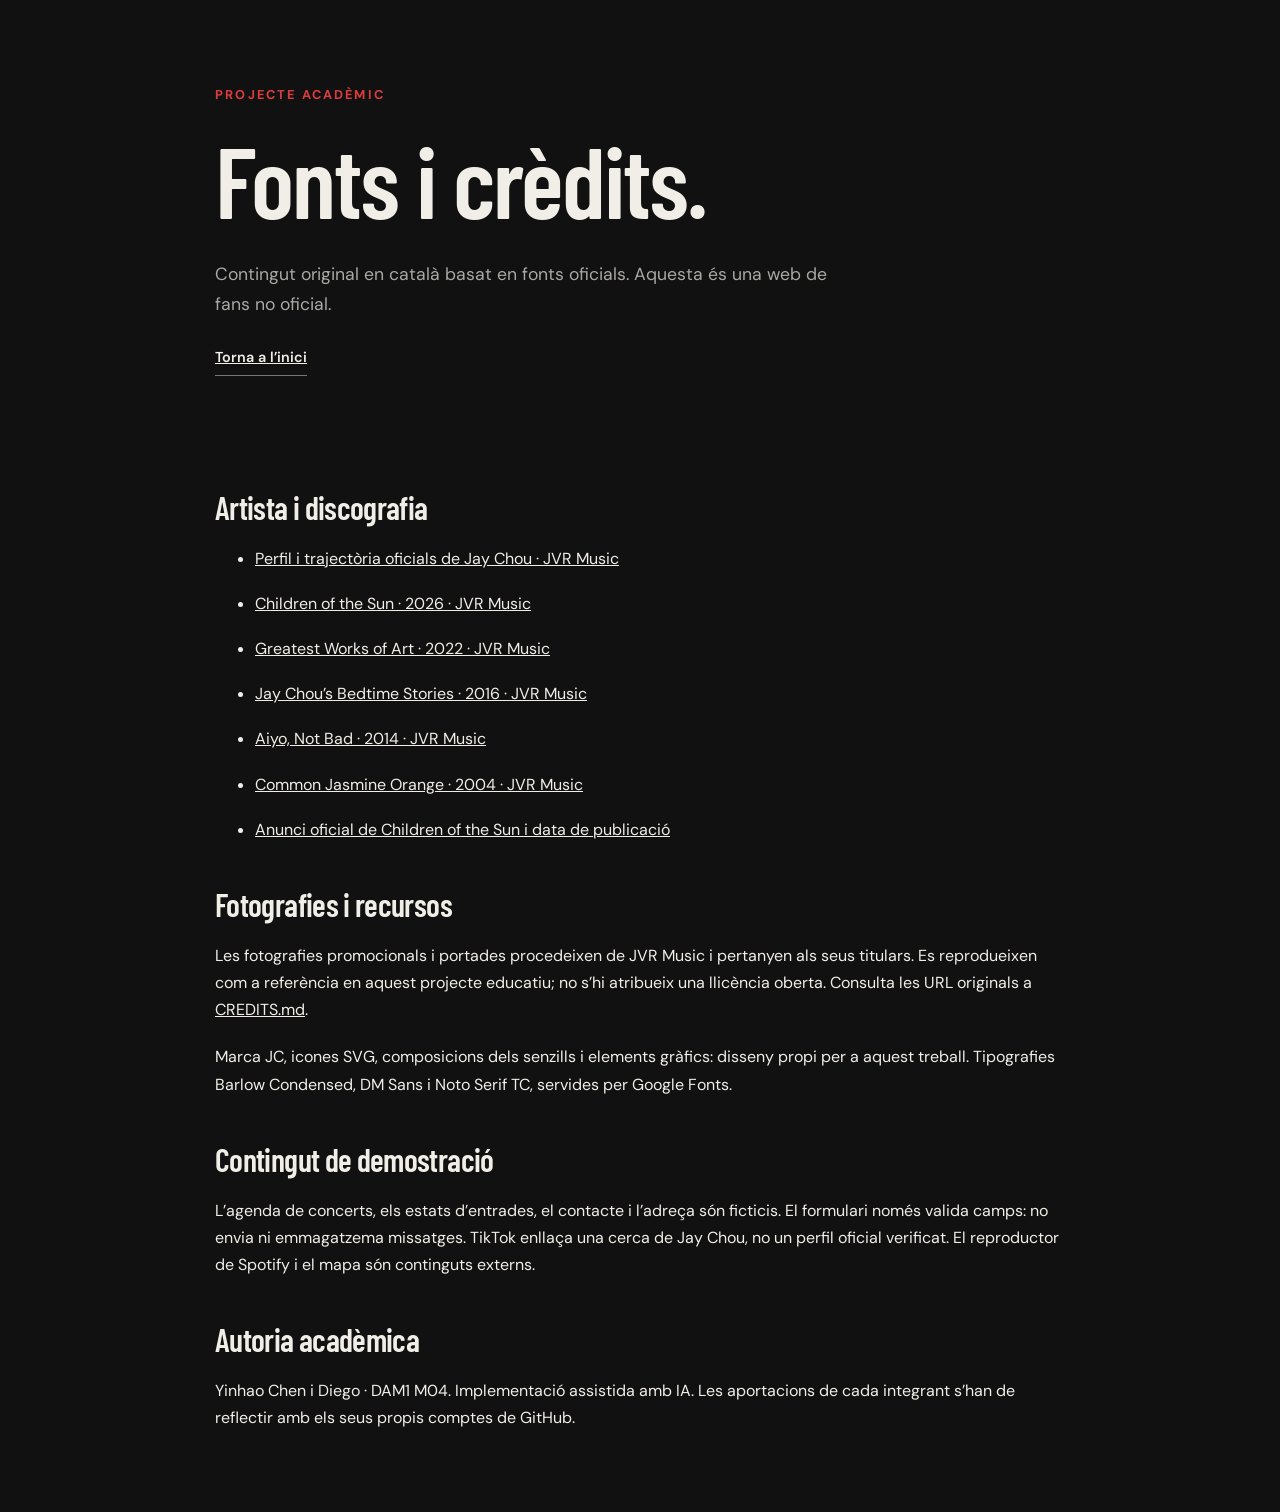
<file: docs/fonts.html>
<!DOCTYPE html>
<html lang="ca">
<head>
<meta charset="UTF-8">
<meta name="viewport" content="width=device-width, initial-scale=1">
<meta name="description" content="Fonts i crèdits del projecte acadèmic de Jay Chou.">
<meta name="theme-color" content="#111111">
<title>Fonts i crèdits · Jay Chou</title>
<link rel="icon" type="image/svg+xml" href="../imatges/marca.svg">
<link rel="preconnect" href="https://fonts.googleapis.com">
<link rel="preconnect" href="https://fonts.gstatic.com" crossorigin>
<link href="https://fonts.googleapis.com/css2?family=Barlow+Condensed:wght@500;600;700;800&family=DM+Sans:wght@400;500;600;700&family=Noto+Serif+TC:wght@500;700&display=swap" rel="stylesheet">
<link rel="stylesheet" href="../css/base.css?v=1">
<link rel="stylesheet" href="../css/pagines.css?v=1">
</head>
<body>
<main id="contingut" class="wrap credits-list">
<section class="page-intro">
<p class="eyebrow">Projecte acadèmic</p>
<h1>Fonts i crèdits.</h1>
<p class="intro-copy">Contingut original en català basat en fonts oficials. Aquesta és una web de fans no oficial.</p>
<a class="text-link" href="../index.html">Torna a l’inici</a>
</section>
<h2>Artista i discografia</h2>
<ul>
<li>
<a href="https://www.jvrmusic.com/artist/profile/1150822038412333056">Perfil i trajectòria oficials de Jay Chou · JVR Music</a>
</li>
<li>
<a href="https://www.jvrmusic.com/artist/gallery/detail/2037128764168736768?type=album">Children of the Sun · 2026 · JVR Music</a>
</li>
<li>
<a href="https://www.jvrmusic.com/artist/gallery/detail/1551833317039542272?type=album">Greatest Works of Art · 2022 · JVR Music</a>
</li>
<li>
<a href="https://www.jvrmusic.com/artist/gallery/detail/1150824720824930304?type=album">Jay Chou’s Bedtime Stories · 2016 · JVR Music</a>
</li>
<li>
<a href="https://www.jvrmusic.com/artist/gallery/detail/1151759216223064064?type=album">Aiyo, Not Bad · 2014 · JVR Music</a>
</li>
<li>
<a href="https://www.jvrmusic.com/artist/gallery/detail/1152151605810958336?type=album">Common Jasmine Orange · 2004 · JVR Music</a>
</li>
<li>
<a href="https://www.jvrmusic.com/news/detail/2037135921681403904">Anunci oficial de Children of the Sun i data de publicació</a>
</li>
</ul>
<h2>Fotografies i recursos</h2>
<p>Les fotografies promocionals i portades procedeixen de JVR Music i pertanyen als seus titulars. Es reprodueixen com a referència en aquest projecte educatiu; no s’hi atribueix una llicència oberta. Consulta les URL originals a <a href="../CREDITS.md">CREDITS.md</a>.</p>
<p>Marca JC, icones SVG, composicions dels senzills i elements gràfics: disseny propi per a aquest treball. Tipografies Barlow Condensed, DM Sans i Noto Serif TC, servides per Google Fonts.</p>
<h2>Contingut de demostració</h2>
<p>L’agenda de concerts, els estats d’entrades, el contacte i l’adreça són ficticis. El formulari només valida camps: no envia ni emmagatzema missatges. TikTok enllaça una cerca de Jay Chou, no un perfil oficial verificat. El reproductor de Spotify i el mapa són continguts externs.</p>
<h2>Autoria acadèmica</h2>
<p>Yinhao Chen i Diego · DAM1 M04. Implementació assistida amb IA. Les aportacions de cada integrant s’han de reflectir amb els seus propis comptes de GitHub.</p>
</main>
</body>
</html>
</file>
<file: css/base.css>
/* Identitat, estructura i components compartits de les cinc pàgines. */
:root {
  --bg:#111111;
  --surface:#1a1a1a;
  --panel:#202020;
  --paper:#f1eee8;
  --muted:#aaa8a4;
  --red:#dc3c40;
  --line:#343434;
  --font:'DM Sans',sans-serif;
  --display:'Barlow Condensed',sans-serif;
  --serif:'Noto Serif TC',serif}

* {
  box-sizing:border-box}
html {
  scroll-behavior:smooth;
  scroll-padding-top:110px}
body {
  margin:0;
  background:var(--bg);
  color:var(--paper);
  font:400 1rem/1.7 var(--font)}
img {
  display:block;
  max-width:100%;
  height:auto}
a {
  color:inherit;
  text-decoration:none}
button,input,select,textarea {
  font:inherit}
button,a,label,input,select,textarea {
  -webkit-tap-highlight-color:transparent}
button {
  cursor:pointer}
p {
  margin:0 0 1.25rem}
h1,h2,h3 {
  margin:0;
  line-height:1.06;
  font-weight:600}
h1,h2 {
  font-family:var(--display);
  letter-spacing:-.02em}
h1 {
  font-size:clamp(3.8rem,7.8vw,8.3rem)}
h2 {
  font-size:clamp(2.8rem,4.5vw,4.8rem)}
h3 {
  font-size:1.35rem;
  line-height:1.25}
h1 em {
  font-style:normal;
  color:var(--red)}
figure {
  margin:0}
iframe {
  border:0}
input,select,textarea {
  max-width:100%}
::selection {
  background:var(--red);
  color:white}
:focus-visible {
  outline:3px solid #f5a0a2;
  outline-offset:6px}
a,button,label {
  touch-action:manipulation}
.wrap {
  width:min(1200px,calc(100% - 96px));
  margin-inline:auto}
.section-space {
  padding-block:110px}
.muted {
  color:var(--muted)}
.red-text {
  color:var(--red)}
.eyebrow {
  font-size:.8rem;
  font-weight:700;
  text-transform:uppercase;
  letter-spacing:.17em;
  line-height:1.5;
  margin-bottom:1.4rem}
.small-note {
  font-size:.875rem;
  color:var(--muted);
  margin-top:1rem}
.visually-hidden,.effect-input {
  position:absolute;
  width:1px;
  height:1px;
  padding:0;
  margin:-1px;
  overflow:hidden;
  clip-path:inset(50%);
  white-space:nowrap;
  border:0}
.skip-link {
  position:fixed;
  top:12px;
  left:12px;
  transform:translateY(-160%);
  padding:12px 20px;
  background:white;
  color:#111;
  z-index:100}
.skip-link:focus {
  transform:none}
.icon {
  width:22px;
  height:22px;
  flex-shrink:0;
  fill:none}

.site-header {
  position:relative;
  z-index:30;
  display:flex;
  align-items:center;
  justify-content:space-between;
  gap:32px;
  min-height:100px;
  padding:22px 48px;
  border-bottom:1px solid var(--line);
  background:var(--bg)}
.brand {
  display:flex;
  align-items:center;
  gap:12px;
  flex-shrink:0}
.brand>span {
  font-weight:700;
  font-size:1.1rem;
  letter-spacing:.12em;
  line-height:1.3}
.brand small {
  display:block;
  font-size:.7rem;
  letter-spacing:.16em;
  font-weight:400;
  margin-top:5px;
  color:var(--muted)}
.brand small[lang] {
  font-family:var(--serif)}
.main-nav {
  display:flex;
  align-items:center;
  gap:30px}
.main-nav>a {
  font-size:.875rem;
  font-weight:600;
  position:relative;
  padding:10px 0}
.main-nav>a:not(.nav-listen)::after {
  content:'';
  position:absolute;
  bottom:2px;
  left:0;
  width:100%;
  height:2px;
  background:var(--red);
  transform:scaleX(0);
  transform-origin:left;
  transition:transform .25s}
.main-nav>a:hover::after,.main-nav>a[aria-current]::after {
  transform:scaleX(1)}
.main-nav>a[aria-current] {
  color:white}
.main-nav .nav-listen {
  display:flex;
  align-items:center;
  gap:9px;
  border:1px solid #666;
  padding:10px 18px;
  margin-left:15px;
  transition:border-color .2s,background .2s}
.nav-listen:hover {
  border-color:var(--red);
  background:var(--red)}
.menu-button {
  display:none}
.button-row {
  display:flex;
  align-items:center;
  gap:15px;
  flex-wrap:wrap;
  margin-top:30px}
.button {
  display:inline-flex;
  justify-content:center;
  align-items:center;
  min-height:49px;
  padding:13px 24px;
  border:1px solid var(--red);
  background:var(--red);
  color:white;
  font-size:.875rem;
  font-weight:700;
  line-height:1.5;
  transition:background .25s,transform .25s,border-color .25s;
  text-align:center}
.button:hover {
  background:#b82b2f;
  border-color:#b82b2f;
  transform:translateY(-3px)}
.button-outline {
  background:transparent;
  border-color:#5f5b57;
  color:var(--paper)}
.button-outline:hover {
  background:var(--paper);
  color:var(--bg);
  border-color:var(--paper)}
.text-link {
  display:inline-block;
  font-size:.9rem;
  font-weight:600;
  border-bottom:1px solid #777;
  padding-block:5px;
  transition:color .2s,border-color .2s}
.text-link:hover {
  color:var(--red);
  border-color:var(--red)}
.section-heading {
  display:flex;
  align-items:flex-end;
  justify-content:space-between;
  gap:30px;
  margin-bottom:45px}
.section-heading .eyebrow {
  margin-bottom:12px}
.visual-controls {
  display:flex;
  justify-content:flex-end;
  gap:24px;
  padding:9px 48px;
  border-bottom:1px solid #252525;
  color:var(--muted);
  font-size:.75rem;
  min-height:42px;
  position:relative;
  z-index:2}
.visual-controls label {
  display:flex;
  align-items:center;
  gap:7px;
  cursor:pointer;
  min-height:25px}
.toggle-dot {
  width:20px;
  height:12px;
  border:1px solid #777;
  border-radius:20px;
  position:relative}
.toggle-dot::after {
  content:'';
  position:absolute;
  width:6px;
  height:6px;
  left:2px;
  top:2px;
  border-radius:50%;
  background:#999;
  transition:transform .2s,background .2s}
.motion-pause:checked~.visual-controls label[for=pausa] .toggle-dot::after,.visual-reduce:checked~.visual-controls label[for=ambient] .toggle-dot::after {
  transform:translateX(8px);
  background:var(--red)}
.motion-pause:focus-visible~.visual-controls label[for=pausa],.visual-reduce:focus-visible~.visual-controls label[for=ambient] {
  outline:3px solid #f5a0a2;
  outline-offset:3px}
.motion-pause:checked~* .animated,.motion-pause:checked~* .animated * {
  animation-play-state:paused!important}
.motion-pause:checked~* .reveal {
  animation:none}
.visual-reduce:checked~* .hero-glow,.visual-reduce:checked~* .stage-bars {
  opacity:0;
  animation:none}
.visual-reduce:checked~* .vinyl {
  visibility:hidden}
.visual-reduce:checked~* img {
  filter:saturate(.25)}

.page-intro {
  padding-top:85px;
  padding-bottom:70px}
.page-intro h1 {
  margin-bottom:28px}
.page-intro .eyebrow {
  color:var(--red)}
.intro-copy {
  max-width:620px;
  color:var(--muted);
  font-size:1.1rem}
.site-footer {
  padding:55px 48px 25px;
  border-top:1px solid var(--line);
  background:#0c0c0c}
.footer-top,.footer-bottom {
  display:flex;
  align-items:center;
  justify-content:space-between;
  gap:30px}
.footer-top {
  padding-bottom:40px}
.footer-bottom {
  border-top:1px solid var(--line);
  padding-top:24px;
  color:var(--muted);
  font-size:.8rem}
.footer-bottom p {
  margin:0}
.copyright {
  text-align:right}
.copyright a {
  text-decoration:underline;
  text-underline-offset:4px}
.socials,.contact-socials {
  display:flex;
  align-items:center;
  gap:12px}
.socials a,.contact-socials a {
  width:45px;
  height:45px;
  border:1px solid var(--line);
  display:flex;
  align-items:center;
  justify-content:center;
  transition:background .25s,transform .25s,color .25s}
.socials a:hover,.contact-socials a:hover {
  background:var(--red);
  border-color:var(--red);
  transform:translateY(-4px);
  color:white}
.cta-band {
  padding:65px 0;
  background:var(--red)}
.cta-band>.wrap {
  display:flex;
  align-items:center;
  justify-content:space-between;
  gap:25px}
.cta-band h2 {
  font-size:clamp(2.7rem,4vw,4rem)}
.cta-band .button {
  background:#111;
  border-color:#111}
.scroll-progress {
  position:fixed;
  top:0;
  left:0;
  width:100%;
  height:3px;
  background:var(--red);
  transform:scaleX(0);
  transform-origin:left;
  z-index:100}
.reveal {
  opacity:1}

@keyframes turn {
  to {
  transform:rotate(360deg)}
}
@keyframes drift {
  0%,100% {
  transform:translate(0,0);
  opacity:.28}
50% {
  transform:translate(-25px,20px);
  opacity:.55}
}
@keyframes equalize {
  0%,100% {
  transform:scaleY(.3)}
50% {
  transform:scaleY(1)}
}
@keyframes draw-wave {
  from {
  stroke-dashoffset:1000}
to {
  stroke-dashoffset:0}
}
@keyframes reveal {
  from {
  opacity:.2;
  transform:translateY(40px)}
to {
  opacity:1;
  transform:none}
}
@keyframes progress {
  to {
  transform:scaleX(1)}
}

@supports(animation-timeline:view()) {
  .reveal {
  animation:reveal linear both;
  animation-timeline:view();
  animation-range:entry 0% cover 25%}
.scroll-progress {
  animation:progress linear;
  animation-timeline:scroll(root)}
}

@media(min-width:1600px) {
  .site-header,.site-footer {
  padding-inline:max(48px,calc((100% - 1440px)/2))}
}
@media(max-width:1000px) {
  .main-nav {
  gap:20px}
.main-nav .nav-listen {
  display:none}
.wrap {
  width:calc(100% - 56px)}
.site-header {
  padding-inline:28px}
.visual-controls {
  padding-inline:28px}
.section-space {
  padding-block:75px}
}
@media(max-width:700px) {
  html {
  scroll-padding-top:25px}
.wrap {
  width:calc(100% - 40px)}
.site-header {
  min-height:84px;
  padding:16px 20px;
  flex-wrap:wrap;
  gap:0}
.brand>span {
  font-size:1rem}
.brand img {
  width:38px;
  height:38px}
.menu-button {
  display:flex;
  align-items:center;
  gap:10px;
  cursor:pointer;
  font-size:.85rem;
  min-height:44px}
.hamburger,.hamburger::before,.hamburger::after {
  width:20px;
  height:2px;
  background:var(--paper);
  display:block;
  position:relative;
  transition:transform .3s}
.hamburger::before,.hamburger::after {
  content:'';
  position:absolute;
  left:0}
.hamburger::before {
  top:-6px}
.hamburger::after {
  top:6px}
.main-nav {
  display:flex;
  flex-direction:column;
  align-items:stretch;
  width:100%;
  gap:0;
  max-height:0;
  overflow:hidden;
  opacity:0;
  visibility:hidden;
  transition:max-height .4s,opacity .3s,visibility .4s}
.main-nav>a {
  padding:16px 4px;
  border-bottom:1px solid var(--line)}
.main-nav>a::after {
  display:none}
.main-nav>a[aria-current] {
  color:var(--red)}
.menu-check:checked~.main-nav {
  max-height:410px;
  opacity:1;
  visibility:visible;
  margin-top:15px}
.menu-check:checked+.menu-button .hamburger {
  transform:rotate(45deg)}
.menu-check:checked+.menu-button .hamburger::before {
  transform:rotate(90deg);
  top:0}
.menu-check:checked+.menu-button .hamburger::after {
  transform:rotate(90deg);
  top:0}
.menu-check:focus-visible+.menu-button {
  outline:3px solid #f5a0a2;
  outline-offset:3px}
.visual-controls {
  justify-content:flex-start;
  gap:17px;
  padding:8px 20px;
  font-size:.7rem}
.section-space {
  padding-block:60px}
.section-heading {
  align-items:flex-start;
  flex-direction:column;
  gap:20px;
  margin-bottom:30px}
h1 {
  font-size:clamp(3.5rem,13vw,5.6rem)}
h2 {
  font-size:clamp(2.6rem,10vw,3.4rem)}
.page-intro {
  padding-top:55px;
  padding-bottom:45px}
.intro-copy {
  font-size:1rem}
.site-footer {
  padding:40px 20px 25px}
.footer-top,.footer-bottom {
  align-items:flex-start;
  flex-direction:column;
  gap:24px}
.copyright {
  width:100%;
  text-align:right}
.footer-top {
  padding-bottom:28px}
.cta-band>.wrap {
  align-items:flex-start;
  flex-direction:column;
  gap:30px}
.button-row {
  gap:12px}
.button {
  padding:12px 18px}
.eyebrow {
  font-size:.75rem}
}

@media(prefers-reduced-motion:reduce) {
  html {
  scroll-behavior:auto}
*,*::before,*::after {
  animation:none!important;
  transition:none!important}
.scroll-progress {
  display:none}
.reveal {
  opacity:1;
  transform:none}
}
</file>
<file: css/pagines.css>
/* Pàgines: inici, música, història, concerts i contacte. Flexbox, sense Grid. */
.hero {
  min-height:760px;
  position:relative;
  overflow:hidden;
  display:flex;
  align-items:center;
  background:#13100f}
.hero-photo {
  position:absolute;
  right:0;
  top:0;
  width:76%;
  height:100%;
  object-fit:cover;
  object-position:50% 64%;
  opacity:.7}
.hero::after {
  content:'';
  position:absolute;
  inset:0;
  background:linear-gradient(90deg,#111 0%,#111e 25%,#1115 58%,#1111),linear-gradient(0deg,#111,transparent 30%);
  pointer-events:none}
.hero-glow {
  position:absolute;
  right:5%;
  top:15%;
  width:45%;
  height:65%;
  background:radial-gradient(ellipse,#b3162a66,transparent 70%);
  animation:drift 9s ease-in-out infinite;
  z-index:1}
.hero-content {
  position:relative;
  z-index:2;
  padding-block:85px 105px}
.hero .eyebrow {
  display:flex;
  align-items:center;
  gap:12px}
.red-line {
  display:inline-block;
  width:38px;
  height:2px;
  background:var(--red)}
.hero h1 {
  font-size:clamp(5rem,8.5vw,9rem);
  text-transform:uppercase;
  margin-bottom:30px;
  line-height:.94;
  letter-spacing:-.025em}
.hero h1 em {
  color:var(--red)}
.hero-content>p:not(.eyebrow) {
  max-width:420px;
  color:#c4c0bb;
  font-size:1.05rem}
.hero-signature {
  margin-top:42px;
  display:flex;
  align-items:center;
  gap:22px}
.hero-signature>span {
  font-family:var(--serif);
  font-size:1.7rem;
  letter-spacing:.2em}
.hero-signature small {
  font-size:.6rem;
  letter-spacing:.12em;
  color:#b5aaa1;
  border-left:1px solid #555;
  padding-left:22px;
  max-width:160px}
.hero-scroll,.hero-caption {
  position:absolute;
  bottom:25px;
  z-index:3;
  font-size:.65rem;
  letter-spacing:.1em;
  text-transform:uppercase;
  color:#bbb}
.hero-scroll {
  left:48px;
  display:flex;
  gap:15px;
  align-items:center}
.hero-scroll span {
  font-size:1.5rem}
.hero-caption {
  right:48px}
.album-feature {
  display:flex;
  align-items:center;
  gap:9%;
  padding-inline:25px}
.feature-art {
  position:relative;
  flex:0 0 44%;
  padding-right:40px}
.feature-art>img {
  position:relative;
  z-index:2;
  aspect-ratio:1;
  object-fit:cover;
  box-shadow:0 20px 60px #0008}
.vinyl {
  position:absolute;
  top:7%;
  right:-6%;
  width:83%;
  aspect-ratio:1;
  border-radius:50%;
  background:repeating-radial-gradient(circle,#1b1b1b 0 2px,#262626 3px 4px);
  border:2px solid #333;
  display:flex;
  align-items:center;
  justify-content:center;
  animation:turn 18s linear infinite}
.vinyl>span {
  display:flex;
  align-items:center;
  justify-content:center;
  width:32%;
  height:32%;
  border-radius:50%;
  background:var(--red);
  color:#111;
  text-align:center;
  font:bold 1.6rem/1 var(--display)}
.release-label {
  position:absolute;
  left:-20px;
  bottom:20px;
  z-index:3;
  padding:10px 20px;
  background:var(--red);
  color:white;
  font-size:.75rem;
  font-weight:700;
  letter-spacing:.07em}
.feature-copy {
  flex:1}
.feature-copy h2 {
  font-size:clamp(3.4rem,5vw,5.4rem)}
.chinese-subtitle {
  font-family:var(--serif);
  font-size:1.3rem;
  letter-spacing:.2em;
  color:#aaa;
  margin:15px 0 22px}
.feature-copy>p:not(.eyebrow):not(.chinese-subtitle) {
  color:var(--muted)}
.feature-copy .muted {
  font-size:.8rem}
.statement {
  background:#191919;
  border-block:1px solid var(--line)}
.statement h2 {
  max-width:950px}
.statement h2>span {
  color:#787775}
.statement-bottom {
  display:flex;
  align-items:flex-end;
  justify-content:space-between;
  gap:30px;
  margin-top:35px}
.statement-bottom>p {
  max-width:480px;
  color:var(--muted);
  margin:0}
.sound-wave {
  width:160px;
  height:55px;
  flex-shrink:0;
  fill:none;
  stroke:var(--red);
  stroke-width:2;
  stroke-dasharray:1000;
  animation:draw-wave 8s linear infinite}
.news-list {
  display:flex;
  gap:30px}
.news-card {
  flex:1;
  min-width:0}
.news-card>a>img,.concert-art {
  width:100%;
  aspect-ratio:1.5;
  object-fit:cover;
  transition:filter .3s,transform .3s}
.news-card a:hover>img {
  filter:saturate(.6)}
.news-card a>div:not(.concert-art) {
  padding-top:24px}
.news-card .eyebrow {
  font-size:.65rem;
  color:var(--muted);
  margin-bottom:12px}
.news-card h3 {
  margin-bottom:15px;
  font-size:1.5rem}
.news-card p:not(.eyebrow) {
  color:var(--muted);
  font-size:.9rem}
.news-card .text-link {
  font-size:.8rem}
.concert-art {
  background:radial-gradient(ellipse at 80% 10%,#931d26,#241317 55%,#131313);
  display:flex;
  align-items:center;
  justify-content:space-evenly;
  overflow:hidden}
.concert-art>span {
  font-family:var(--display);
  font-size:4rem;
  line-height:.85;
  font-weight:700;
  transform:rotate(-9deg)}
.equalizer {
  height:70px;
  display:flex;
  gap:7px;
  align-items:center}
.equalizer i {
  height:100%;
  width:6px;
  background:var(--red);
  transform-origin:bottom;
  animation:equalize 1s ease-in-out infinite}
.equalizer i:nth-child(2) {
  animation-delay:.15s}
.equalizer i:nth-child(3) {
  animation-delay:.3s}
.equalizer i:nth-child(4) {
  animation-delay:.45s}
.equalizer i:nth-child(5) {
  animation-delay:.6s}

.discography {
  padding-bottom:60px}
.discography .section-heading h2 {
  font-size:2rem}
.tab-controls,.concert-filters {
  display:flex;
  gap:10px;
  border-bottom:1px solid var(--line);
  margin-bottom:40px}
.tab-controls>label,.concert-filters>label {
  padding:13px 23px;
  color:#aaa;
  cursor:pointer;
  border-bottom:2px solid transparent;
  transition:color .25s,background .25s,border-color .25s;
  min-height:48px;
  font-size:.9rem}
.tab-controls span {
  font-size:.7rem;
  margin-left:8px;
  color:#aaa}
#tab-albums:checked~.tab-controls label[for=tab-albums],#tab-singles:checked~.tab-controls label[for=tab-singles],#filter-all:checked~.concert-filters label[for=filter-all],#filter-next:checked~.concert-filters label[for=filter-next],#filter-sold:checked~.concert-filters label[for=filter-sold] {
  color:white;
  border-color:var(--red);
  background:#232323}
.filter-input:focus-visible~.tab-controls,.concert-section>input:focus-visible~.concert-filters {
  outline:2px solid #f5a0a2;
  outline-offset:5px}
.album-list {
  display:flex;
  flex-wrap:wrap;
  gap:45px 30px}
.album-card {
  flex:0 0 calc((100% - 60px)/3);
  min-width:0}
.album-art {
  display:block;
  position:relative;
  overflow:hidden;
  background:#262626}
.album-art img {
  width:100%;
  aspect-ratio:1;
  object-fit:cover;
  transition:transform .5s,filter .5s}
.album-art:hover img {
  transform:scale(1.045);
  filter:brightness(.65)}
.art-action {
  position:absolute;
  inset:auto 0 0;
  display:flex;
  align-items:center;
  justify-content:space-between;
  padding:20px;
  transform:translateY(100%);
  background:linear-gradient(transparent,#000c);
  transition:transform .3s;
  font-size:.8rem}
.album-art:hover .art-action,.album-art:focus-visible .art-action {
  transform:none}
.album-meta {
  display:flex;
  justify-content:space-between;
  margin:18px 0 10px;
  color:#aaa;
  font-size:.7rem;
  letter-spacing:.12em}
.album-card h3 {
  font-size:1.4rem}
.album-card p:not(.chinese-title) {
  font-size:.9rem;
  color:var(--muted)}
.chinese-title {
  font-family:var(--serif);
  color:#b2aaa0;
  font-size:.9rem;
  margin-top:6px;
  margin-bottom:13px}
.album-panel {
  display:none}
#tab-albums:checked~.albums-panel,#tab-singles:checked~.singles-panel {
  display:block}
.single-art {
  display:flex;
  aspect-ratio:1;
  align-items:center;
  justify-content:center;
  flex-direction:column;
  gap:20px;
  padding:20px;
  transition:transform .35s}
.single-art:hover {
  transform:translateY(-6px)}
.single-art>span {
  font-family:var(--display);
  font-size:clamp(2rem,5vw,4rem)}
.single-art.christmas>span {
  font-family:var(--serif)}
.single-art small {
  letter-spacing:.2em}
.christmas {
  background:radial-gradient(circle at 50% 20%,#bc8d47,#4a242c 55%,#1e1820)}
.mojito {
  background:linear-gradient(145deg,#228b7b,#c4b863);
  color:#101e17}
.listening-section {
  background:#1c1c1c}
.listening-layout {
  display:flex;
  gap:9%;
  align-items:center}
.listening-layout>div {
  flex:1}
.listening-layout>div>p:not(.eyebrow) {
  color:var(--muted);
  margin-top:25px}
.spotify-player {
  flex:0 0 50%;
  min-width:0;
  border-radius:12px;
  background:#242424}

.bio-section {
  display:flex;
  gap:8%;
  align-items:center}
.bio-photo {
  position:relative;
  flex:0 0 46%;
  overflow:hidden}
.bio-photo img {
  width:100%;
  height:520px;
  object-fit:cover;
  object-position:50% 65%;
  filter:saturate(.6)}
.bio-photo>span {
  position:absolute;
  bottom:15px;
  left:25px;
  font-family:var(--serif);
  font-size:3.5rem;
  letter-spacing:.2em;
  text-shadow:0 3px 15px #000}
.bio-copy {
  flex:1}
.bio-copy h2 {
  margin-bottom:25px}
.bio-copy>p:not(.eyebrow) {
  color:var(--muted)}
.bio-copy .eyebrow {
  font-size:.7rem;
  color:var(--red)}
.timeline {
  list-style:none;
  margin:0;
  padding:0}
.timeline-item {
  display:flex;
  align-items:center;
  gap:50px;
  padding:35px 0;
  border-top:1px solid var(--line)}
.timeline-item:last-child {
  border-bottom:1px solid var(--line)}
.timeline-year {
  font:600 4rem/1 var(--display);
  color:var(--red);
  flex:0 0 125px}
.timeline-copy {
  flex:1}
.timeline-copy h3 {
  margin-bottom:12px}
.timeline-copy p {
  color:var(--muted);
  max-width:600px;
  margin:0}
.timeline-item>img {
  width:100px;
  height:100px;
  object-fit:cover}
.gallery-section {
  background:#1c1c1c}
.gallery-section h2 {
  margin-bottom:35px}
.carousel {
  position:relative}
.carousel-window {
  overflow:hidden}
.carousel-track {
  display:flex;
  transition:transform .75s cubic-bezier(.22,.68,.15,1);
  width:100%}
.carousel-track figure {
  flex:0 0 100%;
  min-width:0;
  position:relative;
  background:#111}
.carousel-track img {
  width:100%;
  height:560px;
  object-fit:cover;
  object-position:50% 40%}
.carousel-track figcaption {
  position:absolute;
  bottom:0;
  left:0;
  right:0;
  padding:65px 35px 30px;
  background:linear-gradient(transparent,#000e)}
.carousel-track figcaption span {
  font-size:.8rem;
  color:#ccc;
  display:block;
  margin-bottom:10px}
.carousel-track figcaption strong {
  font:500 2.5rem/1.2 var(--display)}
#slide-2:checked~.carousel-window .carousel-track {
  transform:translateX(-100%)}
#slide-3:checked~.carousel-window .carousel-track {
  transform:translateX(-200%)}
.carousel-controls {
  display:flex;
  gap:10px;
  margin-top:20px}
.carousel-controls label {
  flex:1;
  padding:12px;
  text-align:center;
  border:1px solid #555;
  cursor:pointer;
  font-size:.875rem;
  transition:background .3s,border-color .3s}
#slide-1:checked~.carousel-controls label[for=slide-1],#slide-2:checked~.carousel-controls label[for=slide-2],#slide-3:checked~.carousel-controls label[for=slide-3] {
  background:var(--red);
  border-color:var(--red)}
.carousel>input:focus-visible~.carousel-controls {
  outline:2px solid #f5a0a2;
  outline-offset:4px}

.concert-hero {
  position:relative;
  overflow:hidden;
  min-height:480px;
  padding:85px 0;
  background:radial-gradient(ellipse at 80% 100%,#661c25,#181113 55%,#111);
  display:flex;
  align-items:center}
.concert-hero>.wrap {
  position:relative;
  z-index:2}
.concert-hero h1 {
  font-size:clamp(3.8rem,6vw,6.7rem)}
.concert-hero p:not(.eyebrow) {
  max-width:550px;
  margin-top:25px;
  color:#c8c1c1}
.demo-notice {
  font-size:.75rem;
  padding:8px 12px;
  border:1px solid #81474c;
  display:inline-block;
  color:#e6b9bb}
.stage-bars {
  position:absolute;
  right:3%;
  bottom:0;
  width:40%;
  height:80%;
  display:flex;
  align-items:flex-end;
  gap:30px;
  opacity:.25}
.stage-bars>span {
  display:block;
  flex:1;
  height:100%;
  background:linear-gradient(#f04a56,transparent);
  transform-origin:bottom;
  animation:equalize 4s ease-in-out infinite}
.stage-bars>span:nth-child(2n) {
  animation-delay:.8s}
.stage-bars>span:nth-child(3n) {
  animation-delay:1.6s}
.concert-row {
  display:flex;
  gap:32px;
  align-items:center;
  padding:28px 20px;
  border-top:1px solid var(--line);
  transition:background .25s}
.concert-row:hover {
  background:#1c1c1c}
.concert-row:last-child {
  border-bottom:1px solid var(--line)}
.concert-date {
  flex:0 0 95px;
  border-right:1px solid #444;
  display:flex;
  flex-direction:column;
  line-height:1.2}
.concert-date strong {
  font:600 3.2rem/1 var(--display)}
.concert-date>span {
  font-size:.7rem;
  color:var(--muted);
  letter-spacing:.08em;
  margin-top:7px}
.concert-location {
  flex:1}
.concert-location h3 {
  font-size:1.6rem;
  margin-bottom:5px}
.concert-location p {
  margin:0;
  color:var(--muted);
  font-size:.9rem}
.ticket-status {
  font-size:.8rem;
  color:#b1c3a9;
  flex:0 0 95px}
.esgotat .ticket-status {
  color:#eb7478}
.passat .ticket-status {
  color:#aaa}
.ticket-disabled {
  background:#292929;
  border-color:#444;
  color:#a3a3a3;
  cursor:not-allowed}
.concert-row>.button {
  flex:0 0 185px;
  font-size:.8rem}
#filter-next:checked~.concert-list>.passat {
  display:none}
#filter-sold:checked~.concert-list>article:not(.esgotat) {
  display:none}
.ticket-info {
  margin-top:45px;
  max-width:800px;
  padding:25px 30px;
  border-left:3px solid var(--red);
  background:#1c1c1c}
.ticket-info h3 {
  margin-bottom:15px}
.ticket-info p {
  color:var(--muted);
  font-size:.9rem}
.ticket-info:target {
  outline:2px solid var(--red);
  outline-offset:5px}

.contact-layout {
  display:flex;
  gap:8%;
  padding-bottom:100px;
  align-items:flex-start}
.contact-details {
  flex:0 0 40%}
.contact-details h2 {
  font-size:3rem;
  margin-bottom:25px}
.contact-note {
  font-size:.9rem;
  color:var(--muted)}
.contact-details dl {
  margin:30px 0}
.contact-details dl>div {
  margin-bottom:22px}
.contact-details dt {
  font-size:.7rem;
  letter-spacing:.12em;
  text-transform:uppercase;
  color:var(--muted);
  margin-bottom:7px}
.contact-details dd {
  margin:0;
  font-size:1.05rem}
.contact-details dd a:hover {
  color:var(--red)}
.contact-socials {
  margin-bottom:30px}
.map {
  display:block;
  background:#222;
  filter:grayscale(1);
  width:100%;
  border:1px solid var(--line)}
.form-card {
  flex:1;
  min-width:0;
  padding:35px;
  background:#1c1c1c;
  border:1px solid var(--line)}
.form-card h2 {
  font-size:2.6rem;
  margin-bottom:18px}
.form-card>.muted {
  font-size:.85rem}
.field {
  margin-bottom:22px;
  min-width:0;
  flex:1}
.field label {
  display:block;
  font-size:.8rem;
  font-weight:600;
  margin-bottom:8px}
.field input,.field select,.field textarea {
  display:block;
  width:100%;
  border:1px solid #555;
  background:#141414;
  color:var(--paper);
  padding:12px 14px;
  min-height:48px;
  border-radius:0;
  transition:border-color .25s,box-shadow .25s,background .25s}
.field input::placeholder,.field textarea::placeholder {
  color:#919191}
.field input:focus,.field select:focus,.field textarea:focus {
  border-color:var(--red);
  background:#22191a;
  box-shadow:0 0 0 3px #dc3c401c;
  outline:none}
.field input:required:valid,.field select:required:valid,.field textarea:required:valid {
  border-color:#6f9376}
.field input:invalid:not(:placeholder-shown),.field textarea:invalid:not(:placeholder-shown) {
  border-color:#e66d73}
.field select:invalid {
  border-color:#8c5a5e}
.field small {
  font-size:.7rem;
  color:var(--muted);
  display:block;
  margin-top:5px}
.field textarea {
  resize:vertical}
.field select {
  appearance:none;
  background-image:url('../imatges/chevron.svg');
  background-repeat:no-repeat;
  background-position:right 14px center;
  padding-right:38px}
.form-row {
  display:flex;
  gap:18px}
.consent {
  display:flex;
  align-items:flex-start;
  gap:10px;
  margin-bottom:25px}
.consent input {
  margin-top:5px;
  width:18px;
  height:18px;
  accent-color:var(--red);
  flex-shrink:0}
.consent label {
  font-size:.8rem;
  color:#bbb}
.form-card form>.button {
  width:100%}
.form-confirmation {
  display:none;
  margin-top:25px;
  padding:20px;
  border:1px solid #6f9376;
  background:#1f2b22}
.form-confirmation:target {
  display:block}
.form-confirmation h3 {
  font-size:1.15rem;
  margin-bottom:10px}
.form-confirmation p {
  font-size:.9rem}
.form-confirmation a {
  text-decoration:underline}
.credits-list {
  max-width:850px;
  margin-bottom:80px}
.credits-list li {
  margin-bottom:18px;
  overflow-wrap:anywhere}
.credits-list a {
  text-decoration:underline}
.credits-list h2 {
  font-size:2rem;
  margin-top:45px;
  margin-bottom:20px}

@media(max-width:1000px) {
  .hero {
  min-height:680px}
.hero-scroll {
  left:28px}
.hero-caption {
  right:28px}
.album-feature {
  gap:8%;
  padding-inline:0}
.feature-art {
  flex-basis:43%;
  padding-right:20px}
.statement-bottom {
  flex-wrap:wrap}
.sound-wave {
  width:130px}
.news-list {
  gap:20px}
.news-card h3 {
  font-size:1.25rem}
.album-card {
  flex-basis:calc((100% - 30px)/2)}
.album-list {
  gap:35px 30px}
.bio-photo img {
  height:480px}
.timeline-item {
  gap:30px}
.contact-layout {
  gap:5%}
.form-card {
  padding:25px}
.concert-row {
  gap:20px;
  padding-inline:0}
.ticket-status {
  flex-basis:75px}
.concert-row>.button {
  flex-basis:160px}
.form-row {
  flex-direction:column;
  gap:0}
}

@media(max-width:700px) {
  .hero {
  min-height:740px;
  align-items:flex-end}
.hero-photo {
  width:100%;
  height:100%;
  object-position:62% 25%;
  opacity:.6}
.hero::after {
  background:linear-gradient(0deg,#111 5%,#111d 40%,#1113 90%)}
.hero-content {
  padding-top:170px;
  padding-bottom:90px}
.hero h1 {
  font-size:clamp(4.7rem,16vw,6rem)}
.hero-content>p:not(.eyebrow) {
  max-width:340px;
  font-size:.95rem}
.hero .eyebrow {
  font-size:.7rem}
.hero-caption {
  display:none}
.hero-scroll {
  left:20px;
  bottom:17px}
.hero-signature {
  margin-top:30px}
.hero-signature small {
  font-size:.55rem}
.hero .button-row {
  align-items:flex-start;
  flex-direction:column}
.hero-glow {
  width:90%;
  height:60%;
  top:0}
.album-feature {
  flex-direction:column;
  align-items:stretch;
  gap:45px}
.feature-art {
  width:83%;
  margin-left:12px;
  flex-basis:auto;
  padding-right:20px}
.vinyl {
  right:-12%}
.feature-copy h2 {
  font-size:4.1rem}
.feature-copy .button-row {
  flex-direction:column;
  align-items:stretch}
.statement-bottom {
  flex-direction:column;
  align-items:flex-start;
  gap:22px}
.statement-bottom>p {
  max-width:none}
.sound-wave {
  align-self:flex-end;
  margin-top:-20px}
.news-list {
  flex-direction:column;
  gap:40px}
.news-card>a>img,.concert-art {
  aspect-ratio:1.6}
.news-card h3 {
  font-size:1.5rem}
.concert-art>span {
  font-size:4.5rem}
.album-list {
  gap:35px 16px}
.album-card {
  flex-basis:calc((100% - 16px)/2)}
.album-card h3 {
  font-size:1.05rem}
.album-card p:not(.chinese-title) {
  font-size:.8rem}
.chinese-title {
  font-size:.8rem}
.album-meta {
  font-size:.6rem}
.art-action {
  display:none}
.tab-controls>label {
  padding-inline:20px}
.single-art {
  gap:12px;
  padding:12px}
.single-art>span {
  font-size:2rem}
.single-art small {
  font-size:.6rem}
.listening-layout {
  flex-direction:column;
  align-items:stretch;
  gap:35px}
.spotify-player {
  width:100%;
  flex-basis:auto;
  min-height:452px}
.bio-section {
  flex-direction:column;
  gap:35px}
.bio-photo {
  width:100%}
.bio-photo img {
  height:400px}
.bio-photo>span {
  font-size:3rem}
.timeline-item {
  flex-wrap:wrap;
  align-items:flex-start;
  gap:15px;
  padding:28px 0}
.timeline-year {
  font-size:3rem;
  flex-basis:100%;
  margin-bottom:5px}
.timeline-copy {
  flex:1}
.timeline-copy h3 {
  font-size:1.15rem}
.timeline-copy p {
  font-size:.85rem}
.timeline-item>img {
  width:70px;
  height:85px}
.carousel-track img {
  height:380px}
.carousel-track figcaption {
  padding:60px 20px 22px}
.carousel-track figcaption strong {
  font-size:1.9rem}
.carousel-track figcaption span {
  font-size:.7rem}
.carousel-controls {
  gap:8px}
.carousel-controls label {
  padding-inline:5px;
  font-size:.75rem}
.concert-hero {
  min-height:450px;
  padding:60px 0}
.concert-hero h1 {
  font-size:3.7rem}
.concert-hero p:not(.eyebrow) {
  font-size:.95rem}
.demo-notice {
  font-size:.7rem}
.concert-filters {
  gap:0}
.concert-filters label {
  flex:1;
  text-align:center;
  padding:12px 6px;
  font-size:.75rem}
.concert-row {
  flex-wrap:wrap;
  gap:15px}
.concert-date {
  flex-basis:70px}
.concert-date strong {
  font-size:2.8rem}
.concert-date>span {
  font-size:.65rem}
.concert-location {
  flex:1}
.concert-location h3 {
  font-size:1.4rem}
.concert-location p {
  font-size:.8rem}
.ticket-status {
  font-size:.7rem;
  flex-basis:65px;
  text-align:right}
.concert-row>.button {
  flex-basis:100%;
  margin-left:85px}
.ticket-info {
  padding:22px}
.ticket-info h3 {
  font-size:1.15rem}
.contact-layout {
  flex-direction:column;
  gap:45px;
  padding-bottom:65px}
.contact-details {
  width:100%;
  flex-basis:auto}
.form-card {
  width:100%;
  padding:25px 20px}
.form-card h2 {
  font-size:2.4rem}
.field input,.field select,.field textarea {
  font-size:1rem}
.contact-details h2 {
  font-size:2.8rem}
}


/* Ajustos de la verificació en mòbil: fotografia visible i botons dins del contenidor. */
@media (max-width: 700px) {
  .hero-photo { height: 480px; object-position: 50% 95%; opacity: .85; }
  .hero-content { padding-top: 320px; }
  .hero::after { background: linear-gradient(0deg, #111 38%, #111a 62%, #1111 100%); }
  .concert-row > .button { flex-basis: calc(100% - 85px); }
}
</file>
